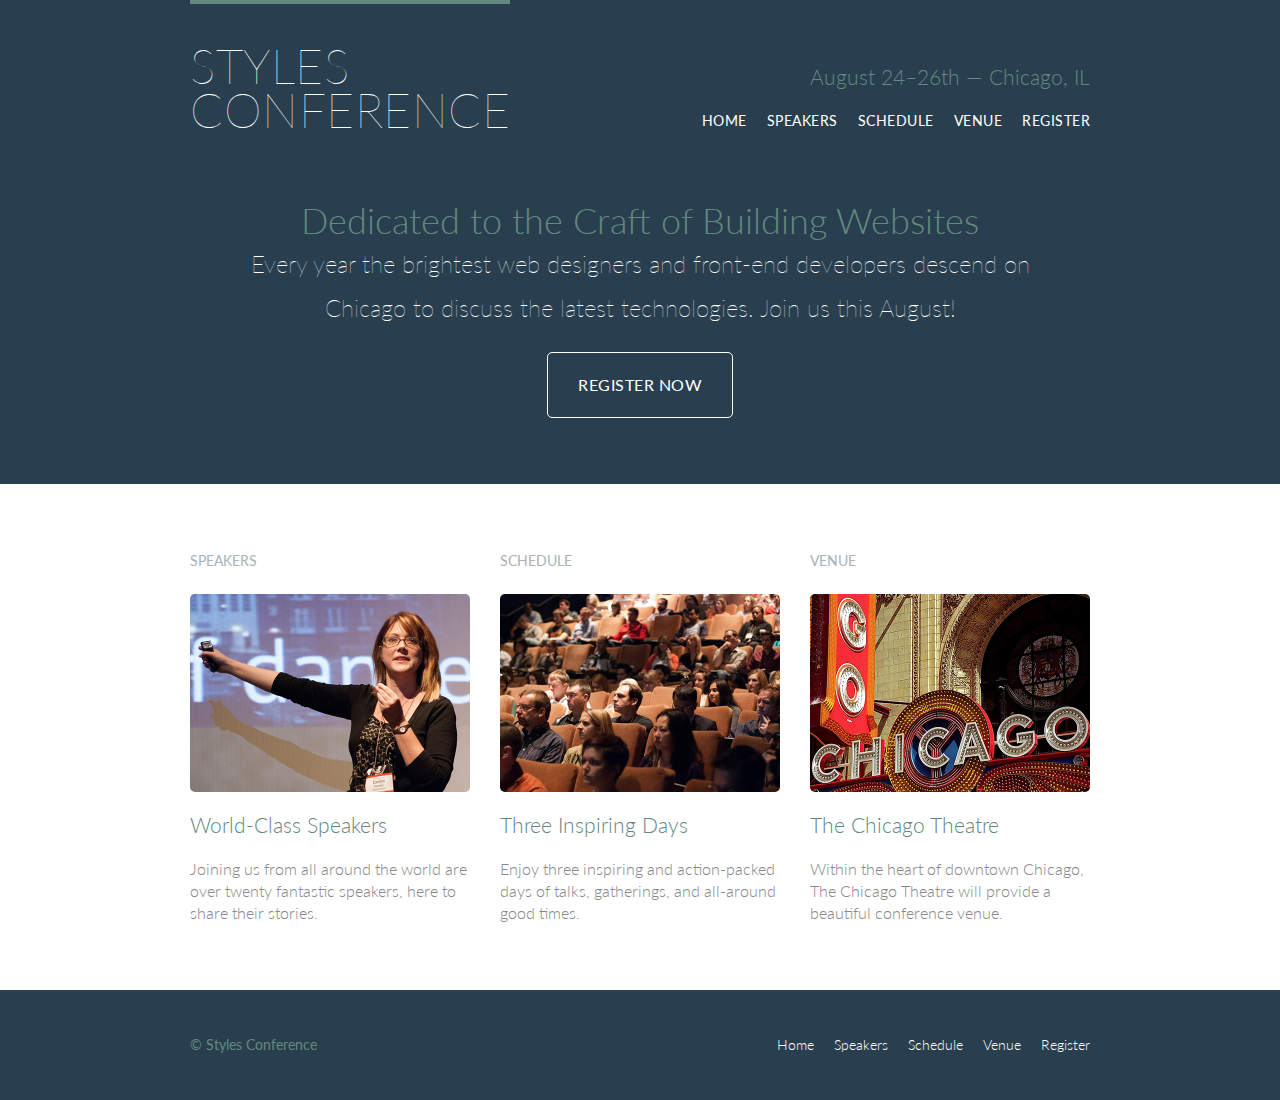
<file: index.html>
<!DOCTYPE html>
<html lang="en">

  <head>
    <meta charset="utf-8">
    <title>Styles Conference</title>
    <link rel="stylesheet" href="assets/stylesheets/main.css">
    <link rel="stylesheet" href="http://fonts.googleapis.com/css?family=Lato:100,300,400">
  </head>

  <body>

    <!-- Header -->

    <header class="primary-header container group">

      <h1 class="logo">
        <a href="index.html">Styles <br> Conference</a>
      </h1>

      <h3 class="tagline">August 24&ndash;26th &mdash; Chicago, IL</h3>

      <nav class="nav primary-nav">
        <ul>
          <li><a href="index.html">Home</a></li><!--
          --><li><a href="speakers.html">Speakers</a></li><!--
          --><li><a href="schedule.html">Schedule</a></li><!--
          --><li><a href="venue.html">Venue</a></li><!--
          --><li><a href="register.html">Register</a></li>
        </ul>
      </nav>

    </header>

    <!-- Hero -->

    <section class="hero container">

      <h2>Dedicated to the Craft of Building Websites</h2>

      <p>Every year the brightest web designers and front-end developers descend on Chicago to discuss the latest technologies. Join us this August!</p>

      <a class="btn btn-alt" href="register.html">Register Now</a>

    </section>

    <!-- Teasers -->

    <section class="row">
      <div class="grid">

        <!-- Speakers -->

        <section class="teaser col-1-3">
          <h5>Speakers</h5>
          <a href="speakers.html">
            <img src="assets/images/home/speakers.jpg" alt="Professional Speaker">
            <h3>World-Class Speakers</h3>
          </a>
          <p>Joining us from all around the world are over twenty fantastic speakers, here to share their stories.</p>
        </section><!--

        Schedule

        --><section class="teaser col-1-3">
          <h5>Schedule</h5>
          <a href="schedule.html">
            <img src="assets/images/home/schedule.jpg" alt="Conference Attendees">
            <h3>Three Inspiring Days</h3>
          </a>
          <p>Enjoy three inspiring and action-packed days of talks, gatherings, and all-around good times.</p>
        </section><!--

        Venue

        --><section class="teaser col-1-3">
          <h5>Venue</h5>
          <a href="venue.html">
            <img src="assets/images/home/venue.jpg" alt="The Chicago Theatre">
            <h3>The Chicago Theatre</h3>
          </a>
          <p>Within the heart of downtown Chicago, The Chicago Theatre will provide a beautiful conference venue.</p>
        </section>

      </div>
    </section>

    <!-- Footer -->

    <footer class="primary-footer container group">

      <small>&copy; Styles Conference</small>

      <nav class="nav">
        <ul>
          <li><a href="index.html">Home</a></li><!--
          --><li><a href="speakers.html">Speakers</a></li><!--
          --><li><a href="schedule.html">Schedule</a></li><!--
          --><li><a href="venue.html">Venue</a></li><!--
          --><li><a href="register.html">Register</a></li>
        </ul>
      </nav>

    </footer>

  </body>
</html>
</file>
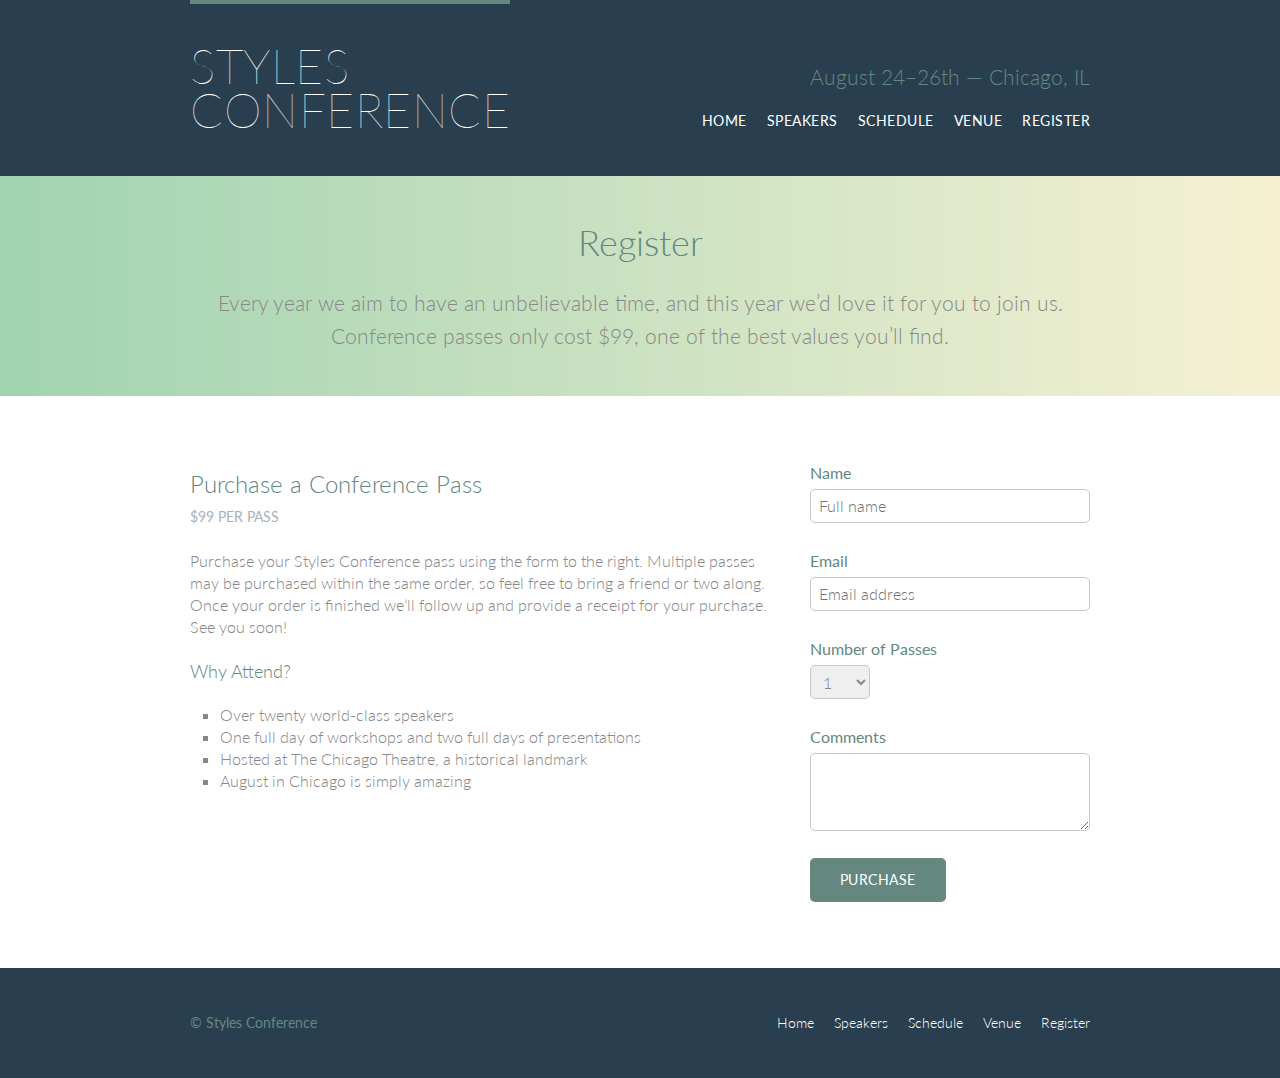
<file: register.html>
<!DOCTYPE html>
<html lang="en">

  <head>
    <meta charset="utf-8">
    <title>Register - Styles Conference</title>
    <link rel="stylesheet" href="assets/stylesheets/main.css">
    <link rel="stylesheet" href="http://fonts.googleapis.com/css?family=Lato:100,300,400">
  </head>

  <body>

    <!-- Header -->

    <header class="primary-header container group">

      <h1 class="logo">
        <a href="index.html">Styles <br> Conference</a>
      </h1>

      <h3 class="tagline">August 24&ndash;26th &mdash; Chicago, IL</h3>

      <nav class="nav primary-nav">
        <ul>
          <li><a href="index.html">Home</a></li><!--
          --><li><a href="speakers.html">Speakers</a></li><!--
          --><li><a href="schedule.html">Schedule</a></li><!--
          --><li><a href="venue.html">Venue</a></li><!--
          --><li><a href="register.html">Register</a></li>
        </ul>
      </nav>

    </header>

    <!-- Lead -->

    <section class="row-alt">
      <div class="lead container">

        <h1>Register</h1>

        <p>Every year we aim to have an unbelievable time, and this year we&#8217;d love it for you to join us. Conference passes only cost $99, one of the best values you&#8217;ll find.</p>

      </div>
    </section>

    <section class="row">
      <div class="grid">
        <section class="col-2-3">
          <h2>Purchase a Conference Pass</h2>
          <h5>$99 per Pass</h5>
        
          <p>Purchase your Styles Conference pass using the form to the right. Multiple passes may be purchased within the same order, so feel free to bring a friend or two along. Once your order is finished we&#8217;ll follow up and provide a receipt for your purchase. See you soon!</p>
        
          <h4>Why Attend?</h4>
        
          <ul class="why-attend">
          <li>Over twenty world-class speakers</li>
            <li>One full day of workshops and two full days of presentations</li>
            <li>Hosted at The Chicago Theatre, a historical landmark</li>
            <li>August in Chicago is simply amazing</li>
          </ul>
        
        </section><!--
    
        --><form class="col-1-3" action+="#" method="post">
          <fieldset class="register-group">

            <label>
              Name
              <input type="text" name="name" placeholder="Full name" required>
            </label>
        
            <label>
              Email
              <input type="email" name="email" placeholder="Email address" required>
            </label>
        
            <label>
              Number of Passes
              <select name="quantity" required>
                <option value="1" selected>1</option>
                <option value="2">2</option>
                <option value="3">3</option>
                <option value="4">4</option>
                <option value="5">5</option>
              </select>
            </label>
        
            <label>
              Comments
              <textarea name="comments"></textarea>
            </label>
        
          </fieldset>
        
          <input class="btn btn-default" type="submit" name="submit" value="Purchase">
        </form>
      </div>
    </section>

    <!-- Footer -->

    <footer class="primary-footer container group">

      <small>&copy; Styles Conference</small>

      <nav class="nav">
        <ul>
          <li><a href="index.html">Home</a></li><!--
          --><li><a href="speakers.html">Speakers</a></li><!--
          --><li><a href="schedule.html">Schedule</a></li><!--
          --><li><a href="venue.html">Venue</a></li><!--
          --><li><a href="register.html">Register</a></li>
        </ul>
      </nav>

    </footer>

  </body>
</html>
</file>
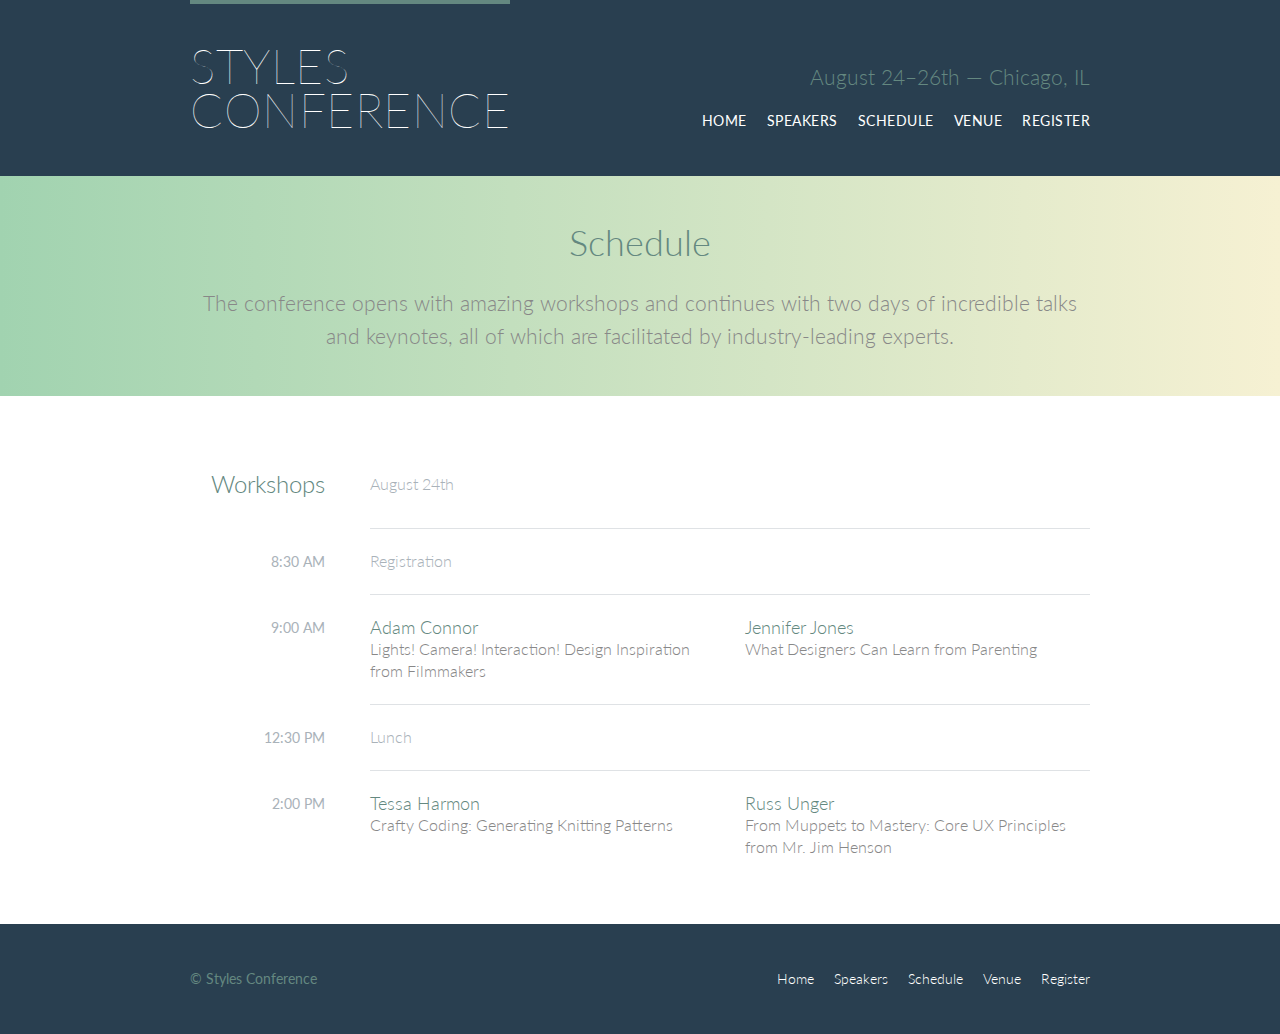
<file: schedule.html>
<!DOCTYPE html>
<html lang="en">

  <head>
    <meta charset="utf-8">
    <title>Schedule - Styles Conference</title>
    <link rel="stylesheet" href="assets/stylesheets/main.css">
    <link rel="stylesheet" href="http://fonts.googleapis.com/css?family=Lato:100,300,400">
  </head>

  <body>

    <!-- Header -->

    <header class="primary-header container group">

      <h1 class="logo">
        <a href="index.html">Styles <br> Conference</a>
      </h1>

      <h3 class="tagline">August 24&ndash;26th &mdash; Chicago, IL</h3>

      <nav class="nav primary-nav">
        <ul>
          <li><a href="index.html">Home</a></li><!--
          --><li><a href="speakers.html">Speakers</a></li><!--
          --><li><a href="schedule.html">Schedule</a></li><!--
          --><li><a href="venue.html">Venue</a></li><!--
          --><li><a href="register.html">Register</a></li>
        </ul>
      </nav>

    </header>

    <!-- Lead -->

    <section class="row-alt">
      <div class="lead container">

        <h1>Schedule</h1>

        <p>The conference opens with amazing workshops and continues with two days of incredible talks and keynotes, all of which are facilitated by industry-leading experts.</p>

      </div>
    </section>

    <section class="row">
      <div class="container">
        <table>
          <thead>
            <tr>
              <th scope="row">
                Workshops
              </th>
              <td class="schedule-offset" colspan="2">
                August 24th
              </td>
            </tr>
          </thead>
          <tbody>
            <tr>
              <th scope="row">
                <time datetime="08:30:00">8:30 AM</time>
              </th>
              <td class="schedule-offset" colspan="2">
                Registration
              </td>
            </tr>
            <tr>
              <th scope="row">
                <time datetime="09:00:00">9:00 AM</time>
              </th>
              <td>
                <a href="speakers.html#adam-connor">
                  <h4>Adam Connor</h4>
                  Lights! Camera! Interaction! Design Inspiration from Filmmakers
                </a>
              </td>
              <td>
                <a href="speakers.html#jennifer-jones">
                  <h4>Jennifer Jones</h4>
                  What Designers Can Learn from Parenting
                </a>
              </td>
            </tr>
            <tr>
              <th scope="row">
                <time datetime="12:30:00">12:30 PM</time>
              </th>
              <td class="schedule-offset" colspan="2">
                Lunch
              </td>
            </tr>
            <tr>
              <th scope="row">
                <time datetime="14:00">2:00 PM</time>
              </th>
              <td>
                <a href="speakers.html#tessa-harmon">
                  <h4>Tessa Harmon</h4>
                  Crafty Coding: Generating Knitting Patterns
                </a>
              </td>
              <td>
                <a href="speakers.html#russ-unger">
                  <h4>Russ Unger</h4>
                  From Muppets to Mastery: Core UX Principles from Mr. Jim Henson
                </a>
              </td>
            </tr>
          </tbody>
        </table>
        
      </div>
    </section>
    

    <!-- Footer -->

    <footer class="primary-footer container group">

      <small>&copy; Styles Conference</small>

      <nav class="nav">
        <ul>
          <li><a href="index.html">Home</a></li><!--
          --><li><a href="speakers.html">Speakers</a></li><!--
          --><li><a href="schedule.html">Schedule</a></li><!--
          --><li><a href="venue.html">Venue</a></li><!--
          --><li><a href="register.html">Register</a></li>
        </ul>
      </nav>

    </footer>

  </body>
</html>
</file>
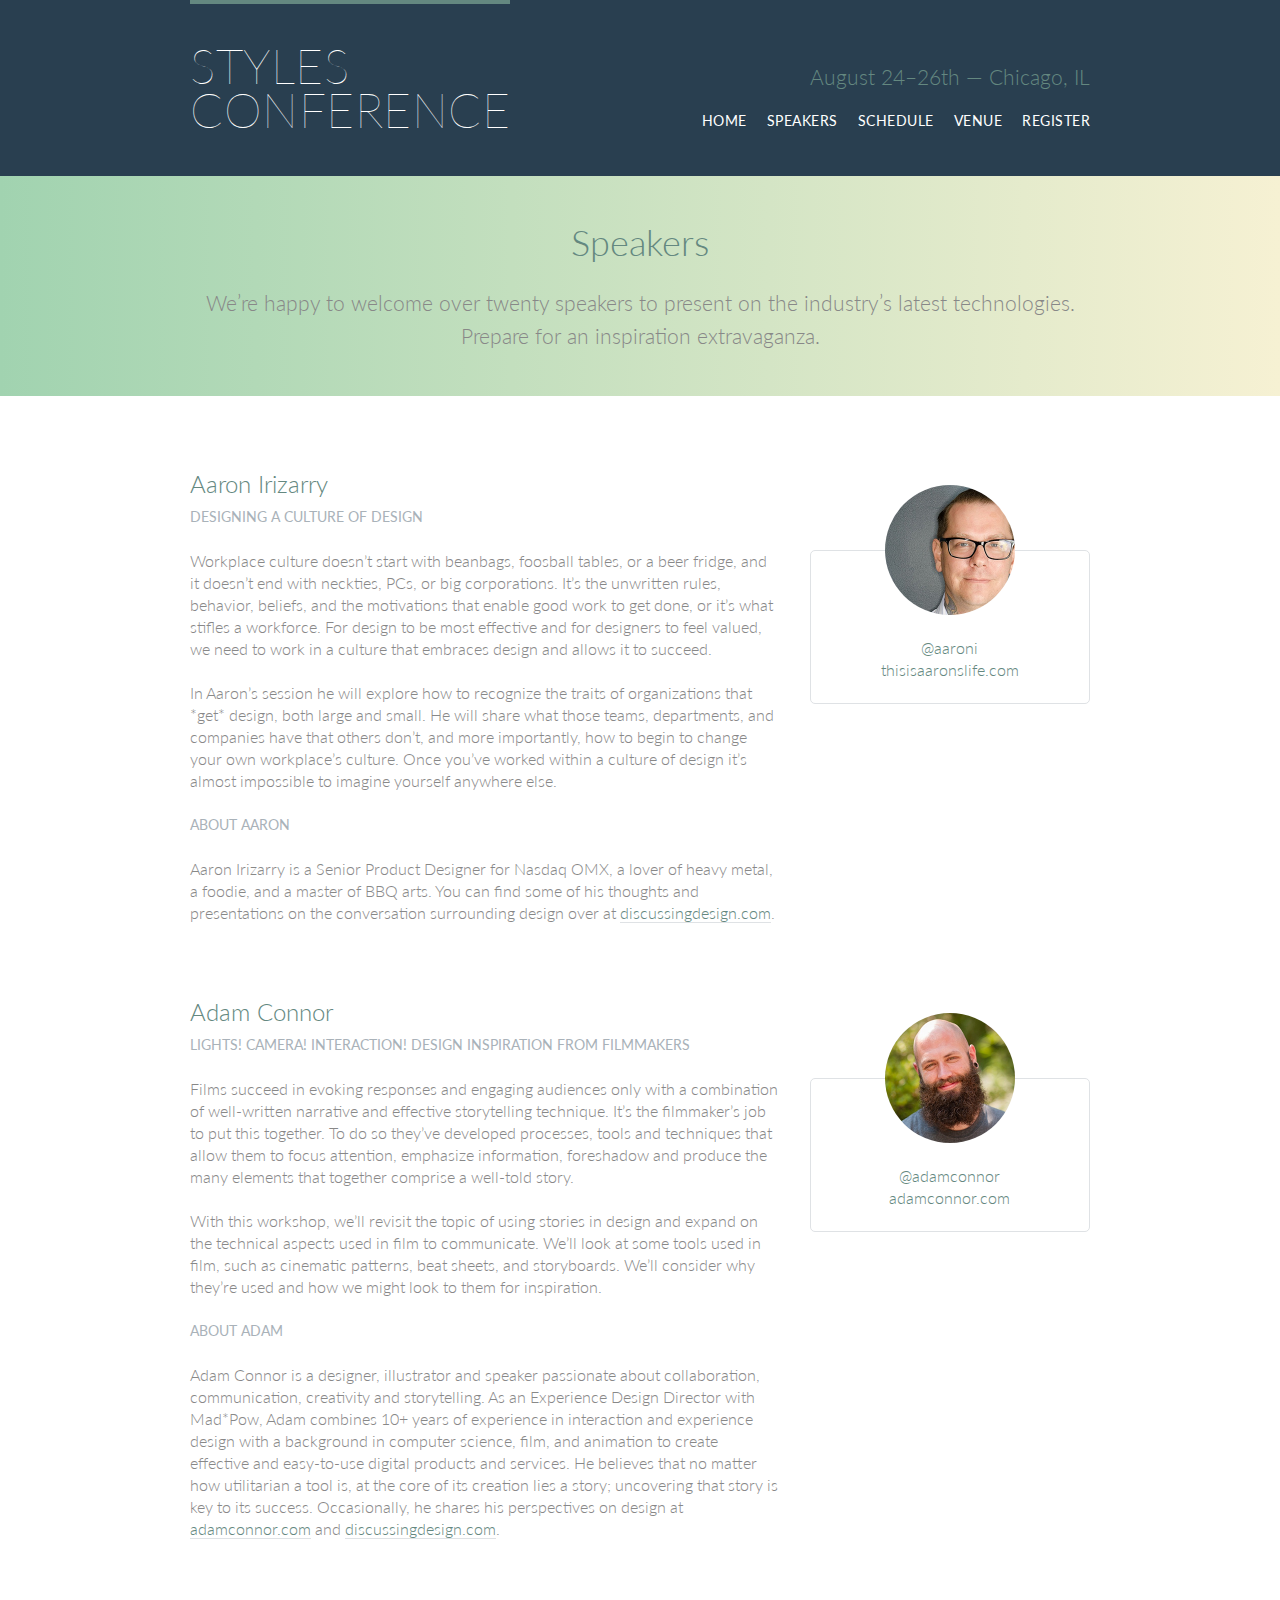
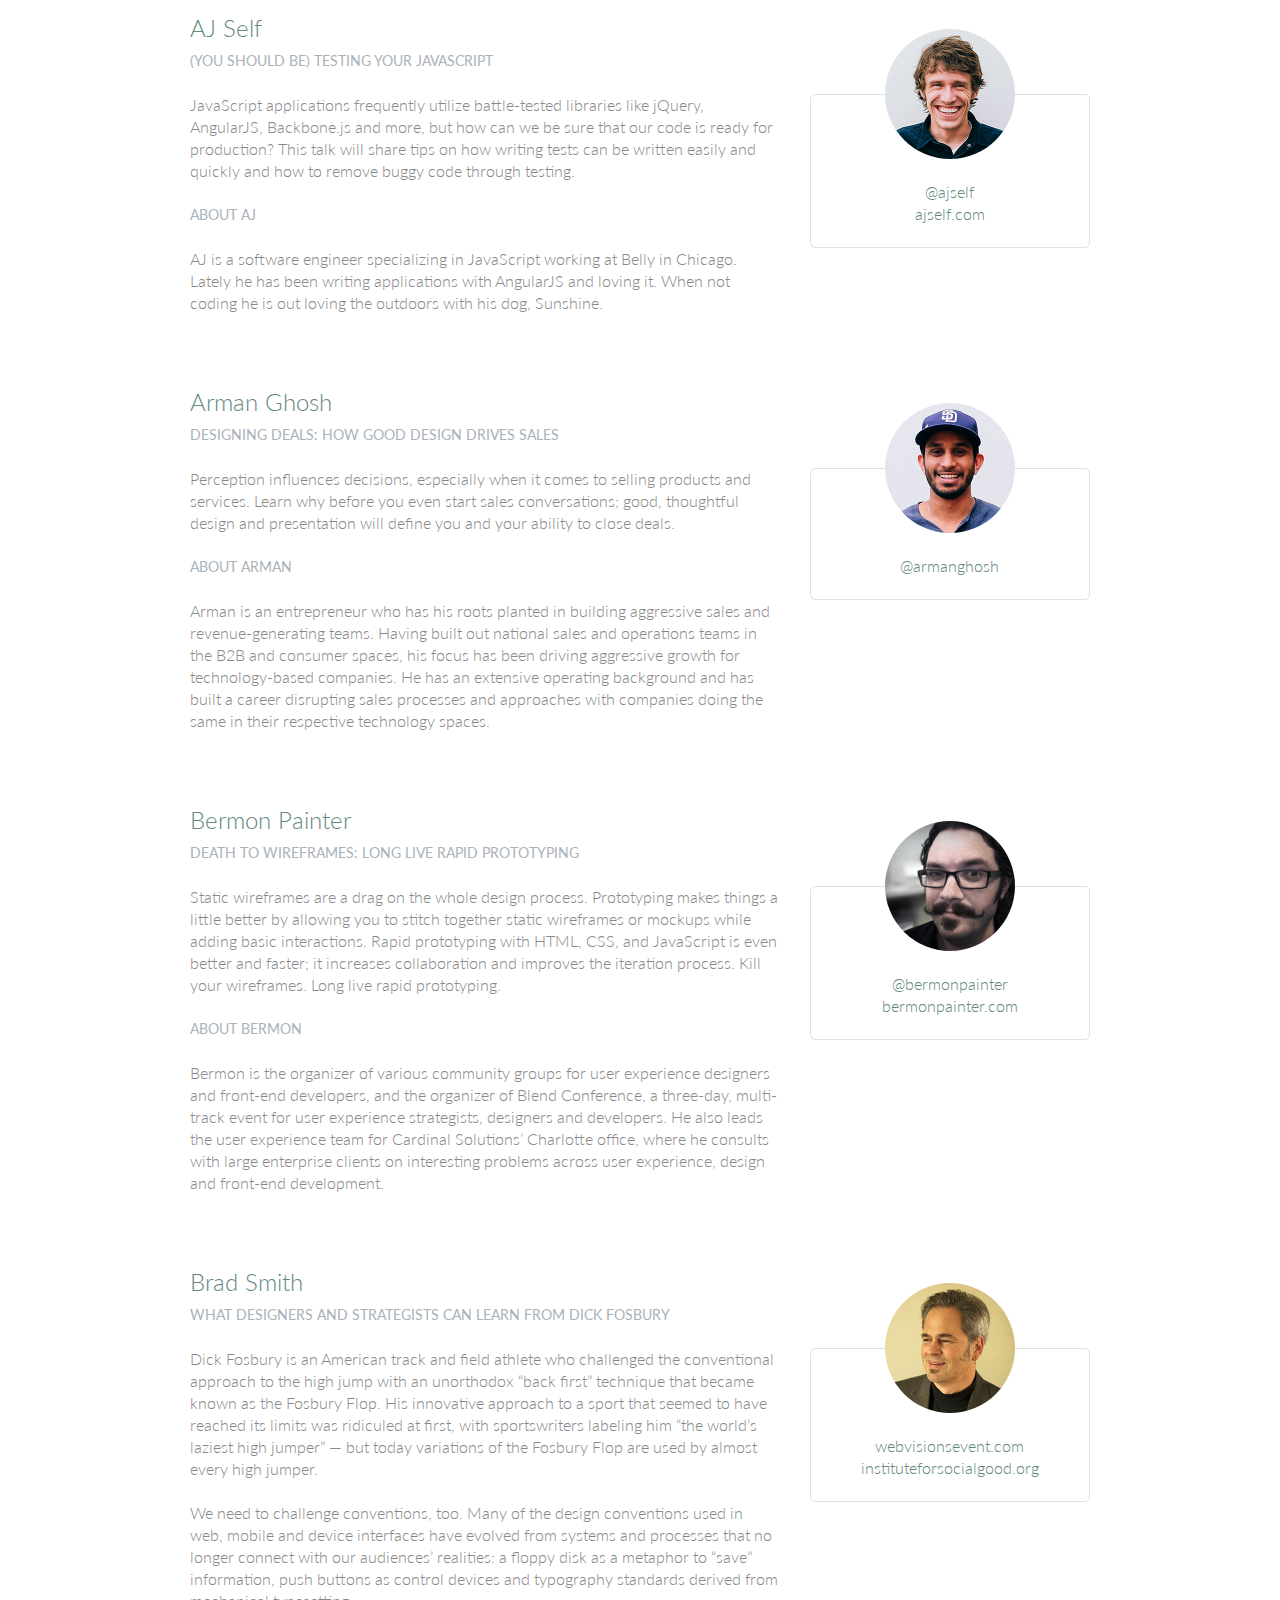
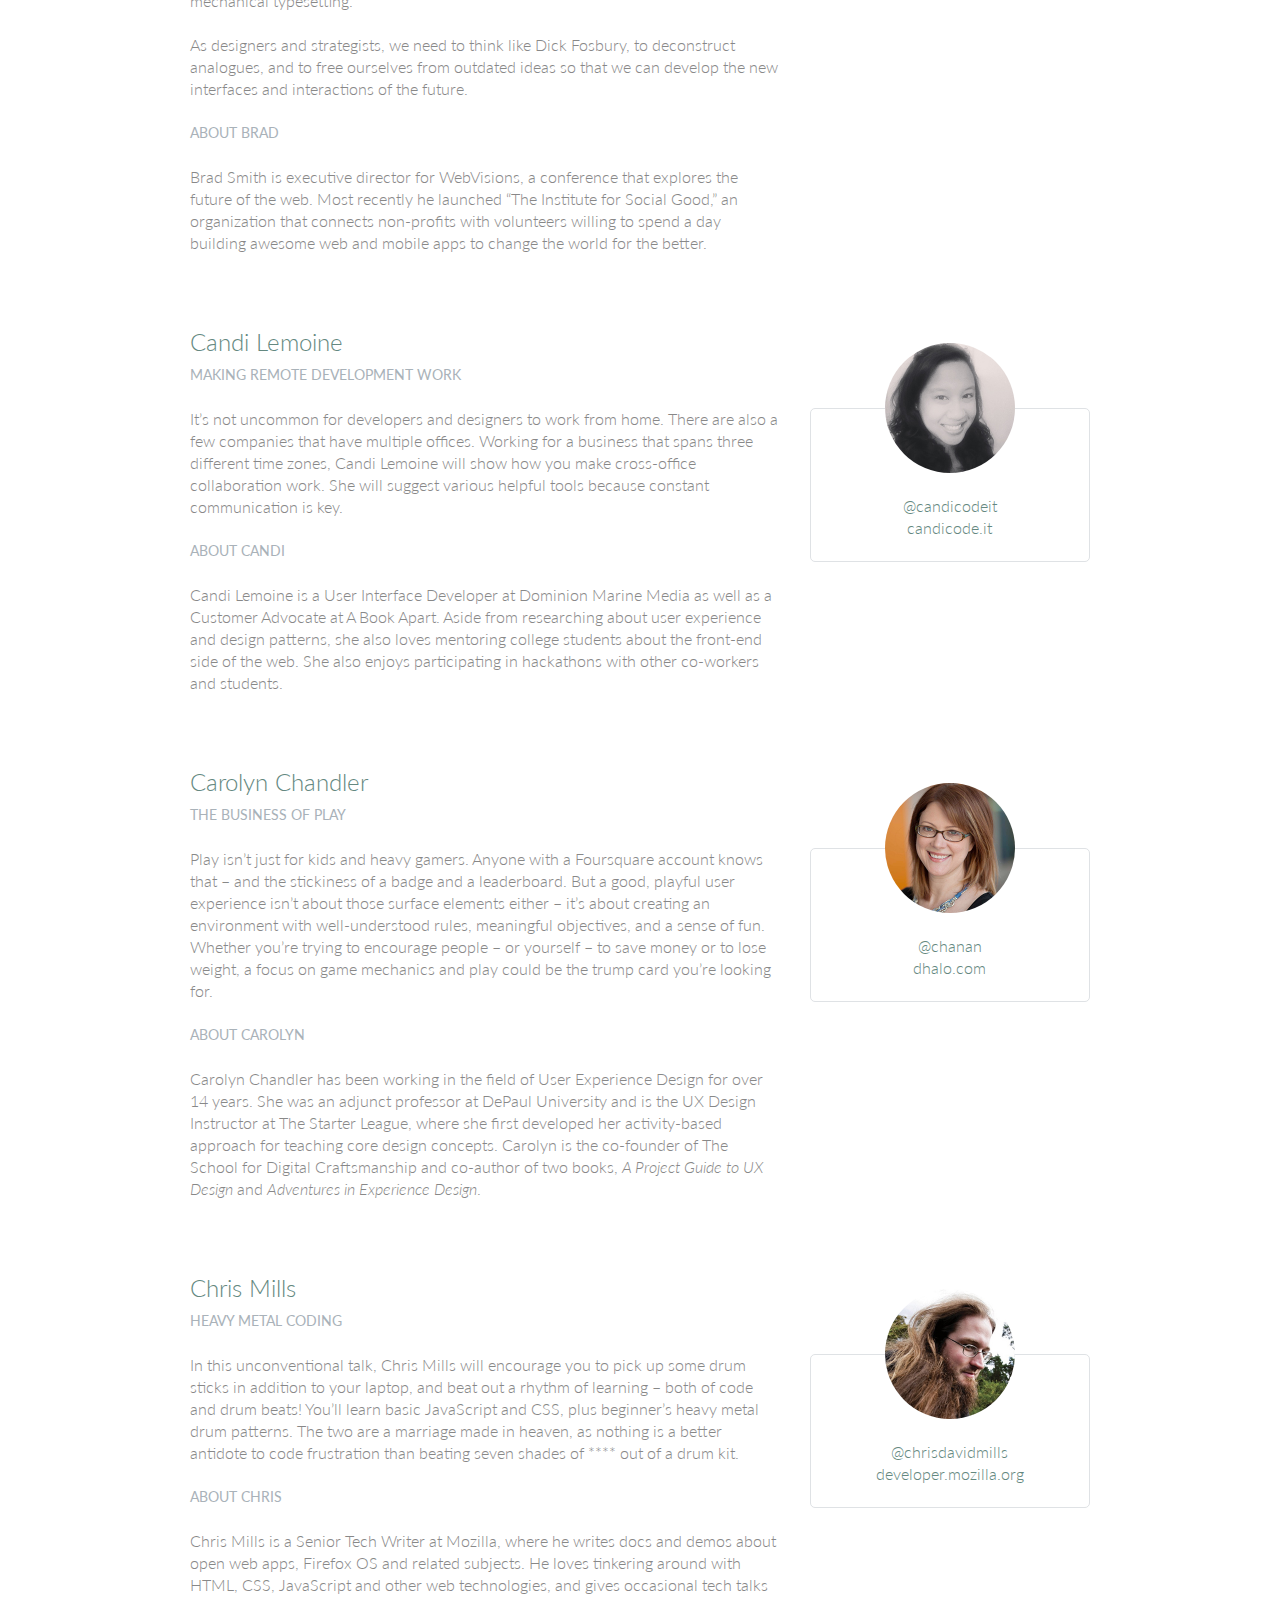
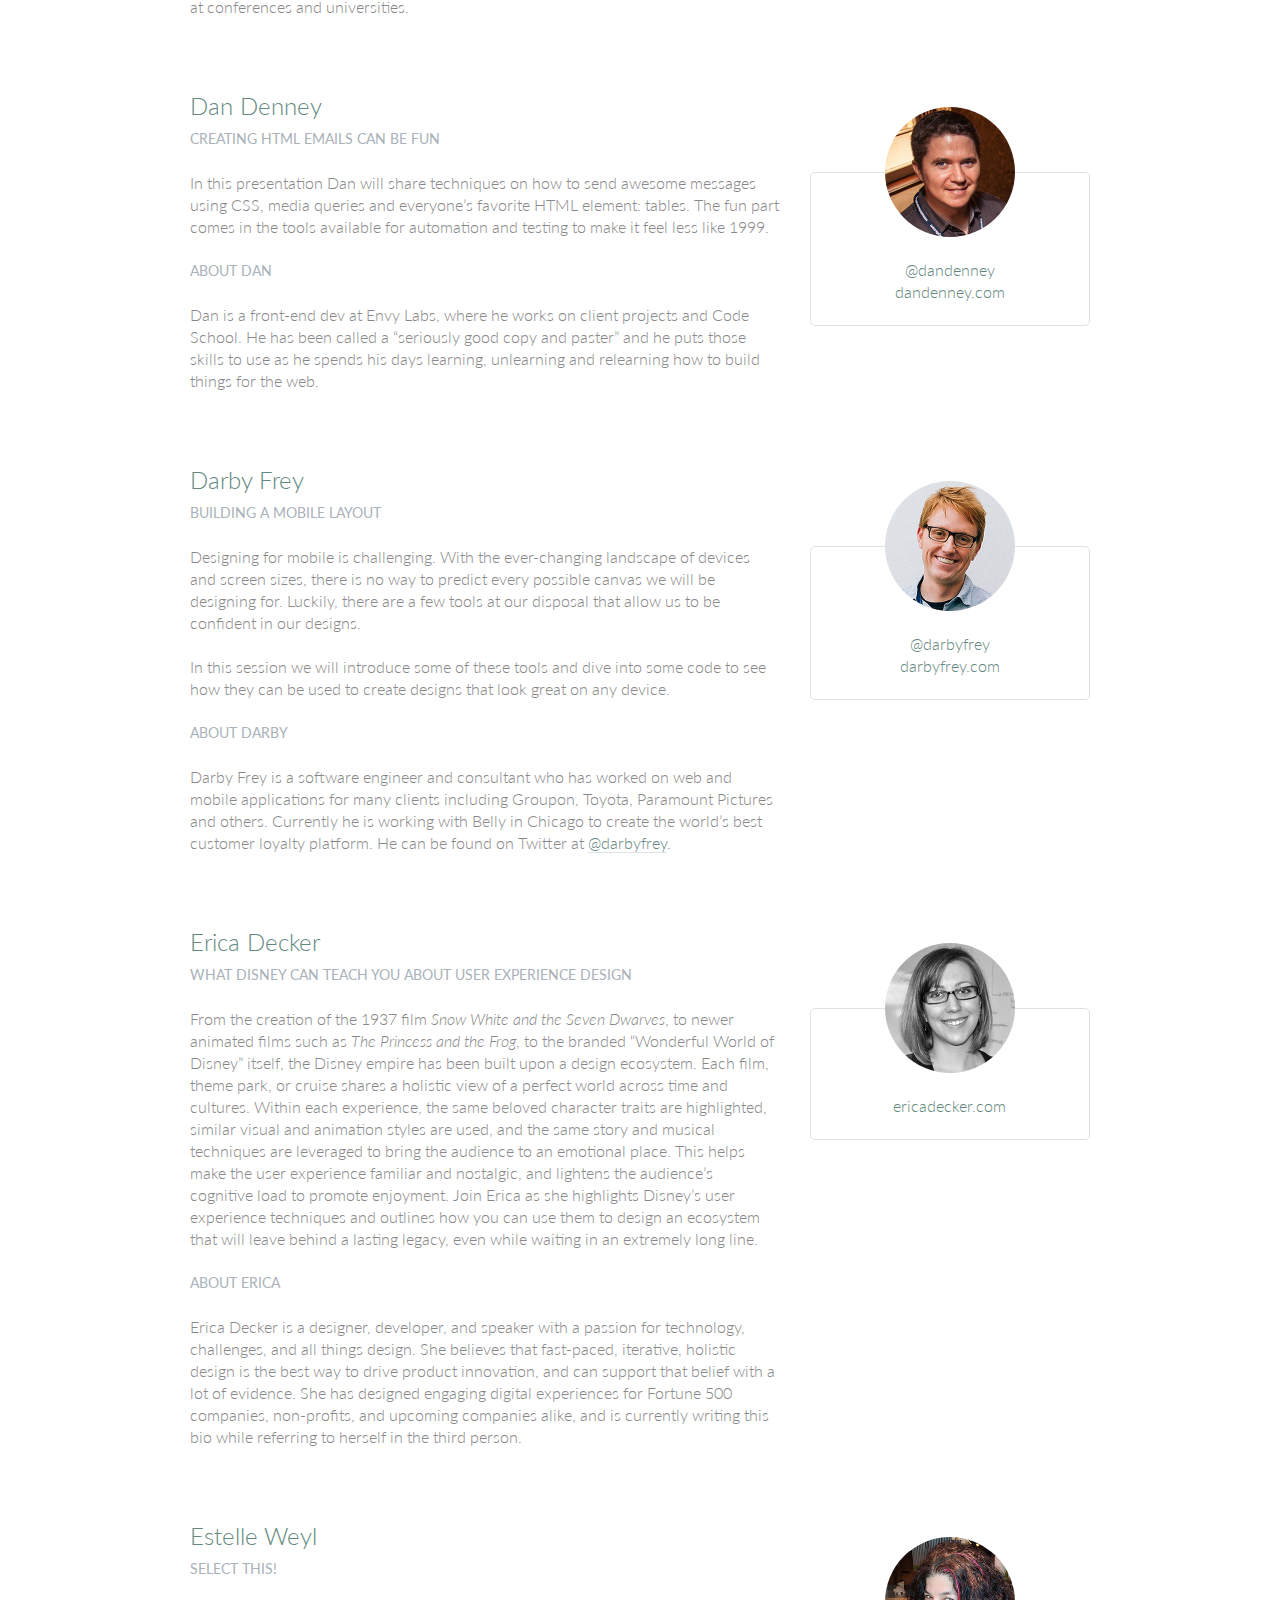
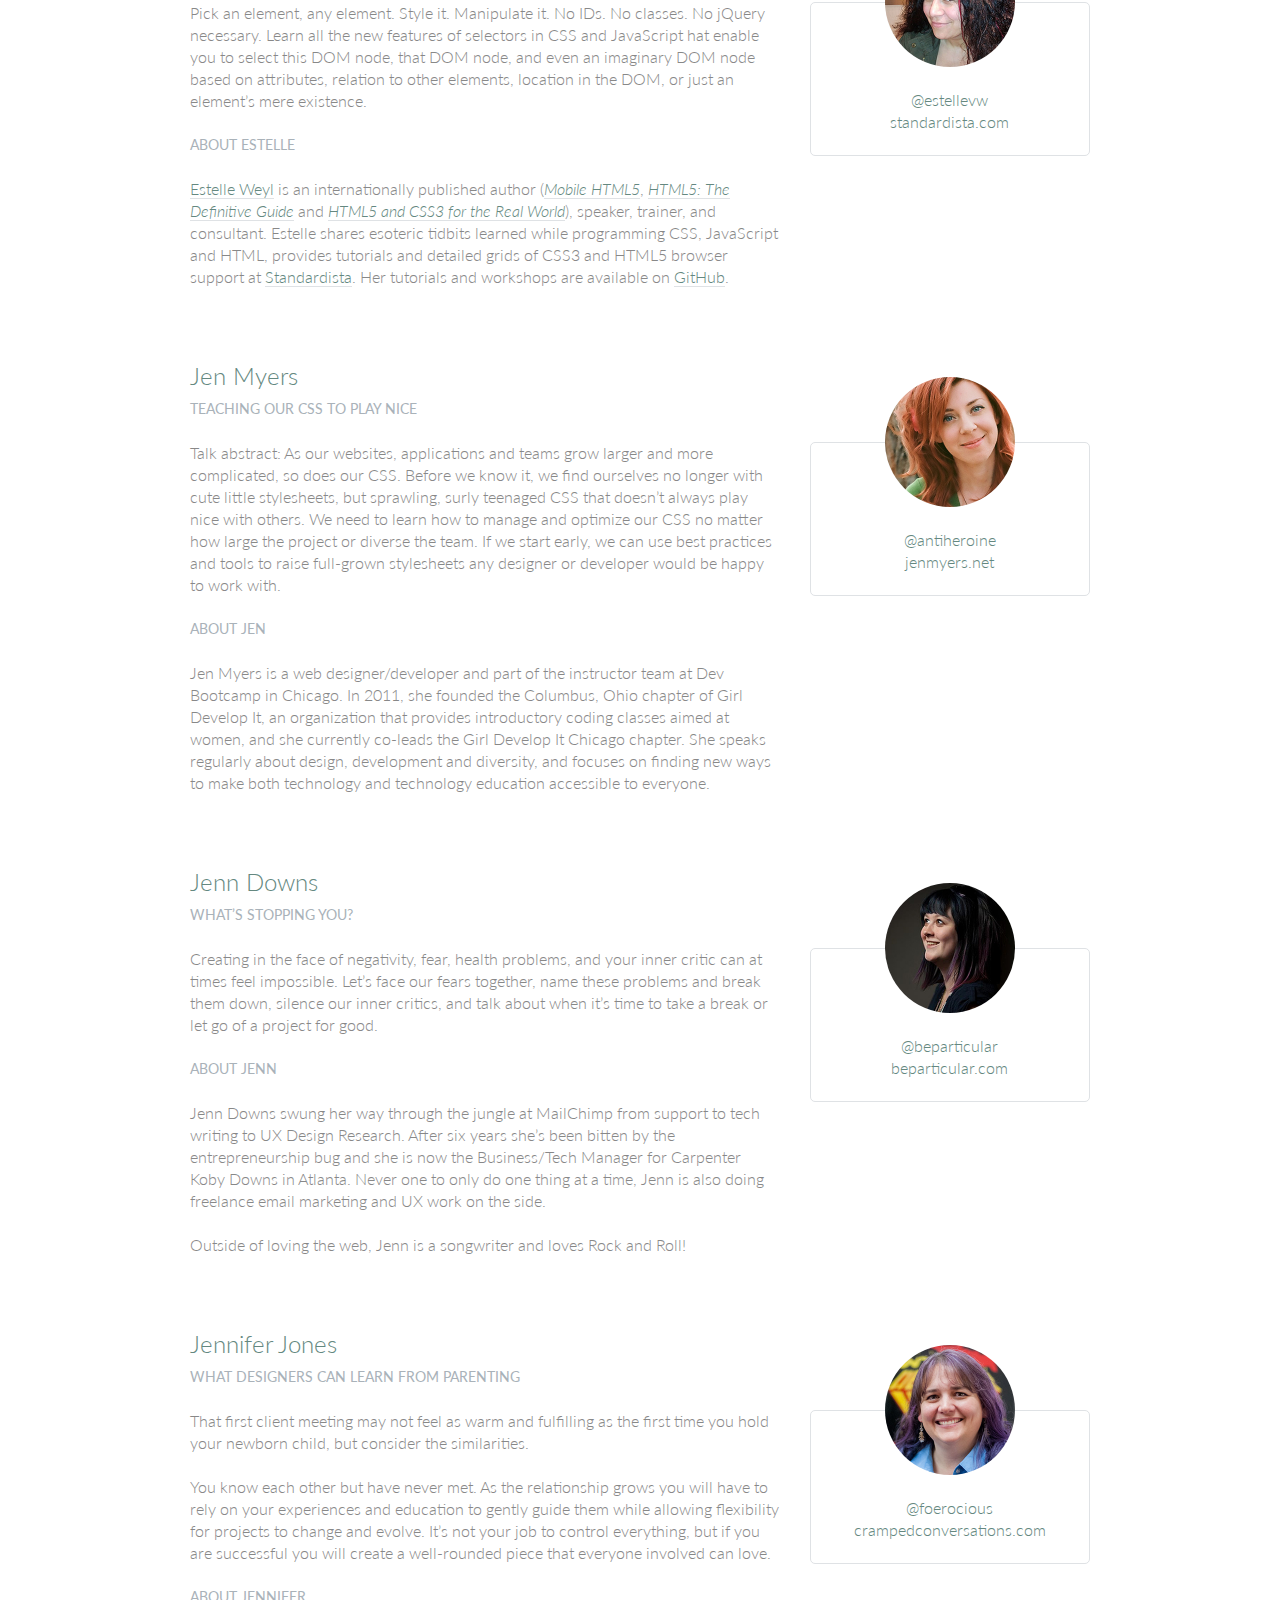
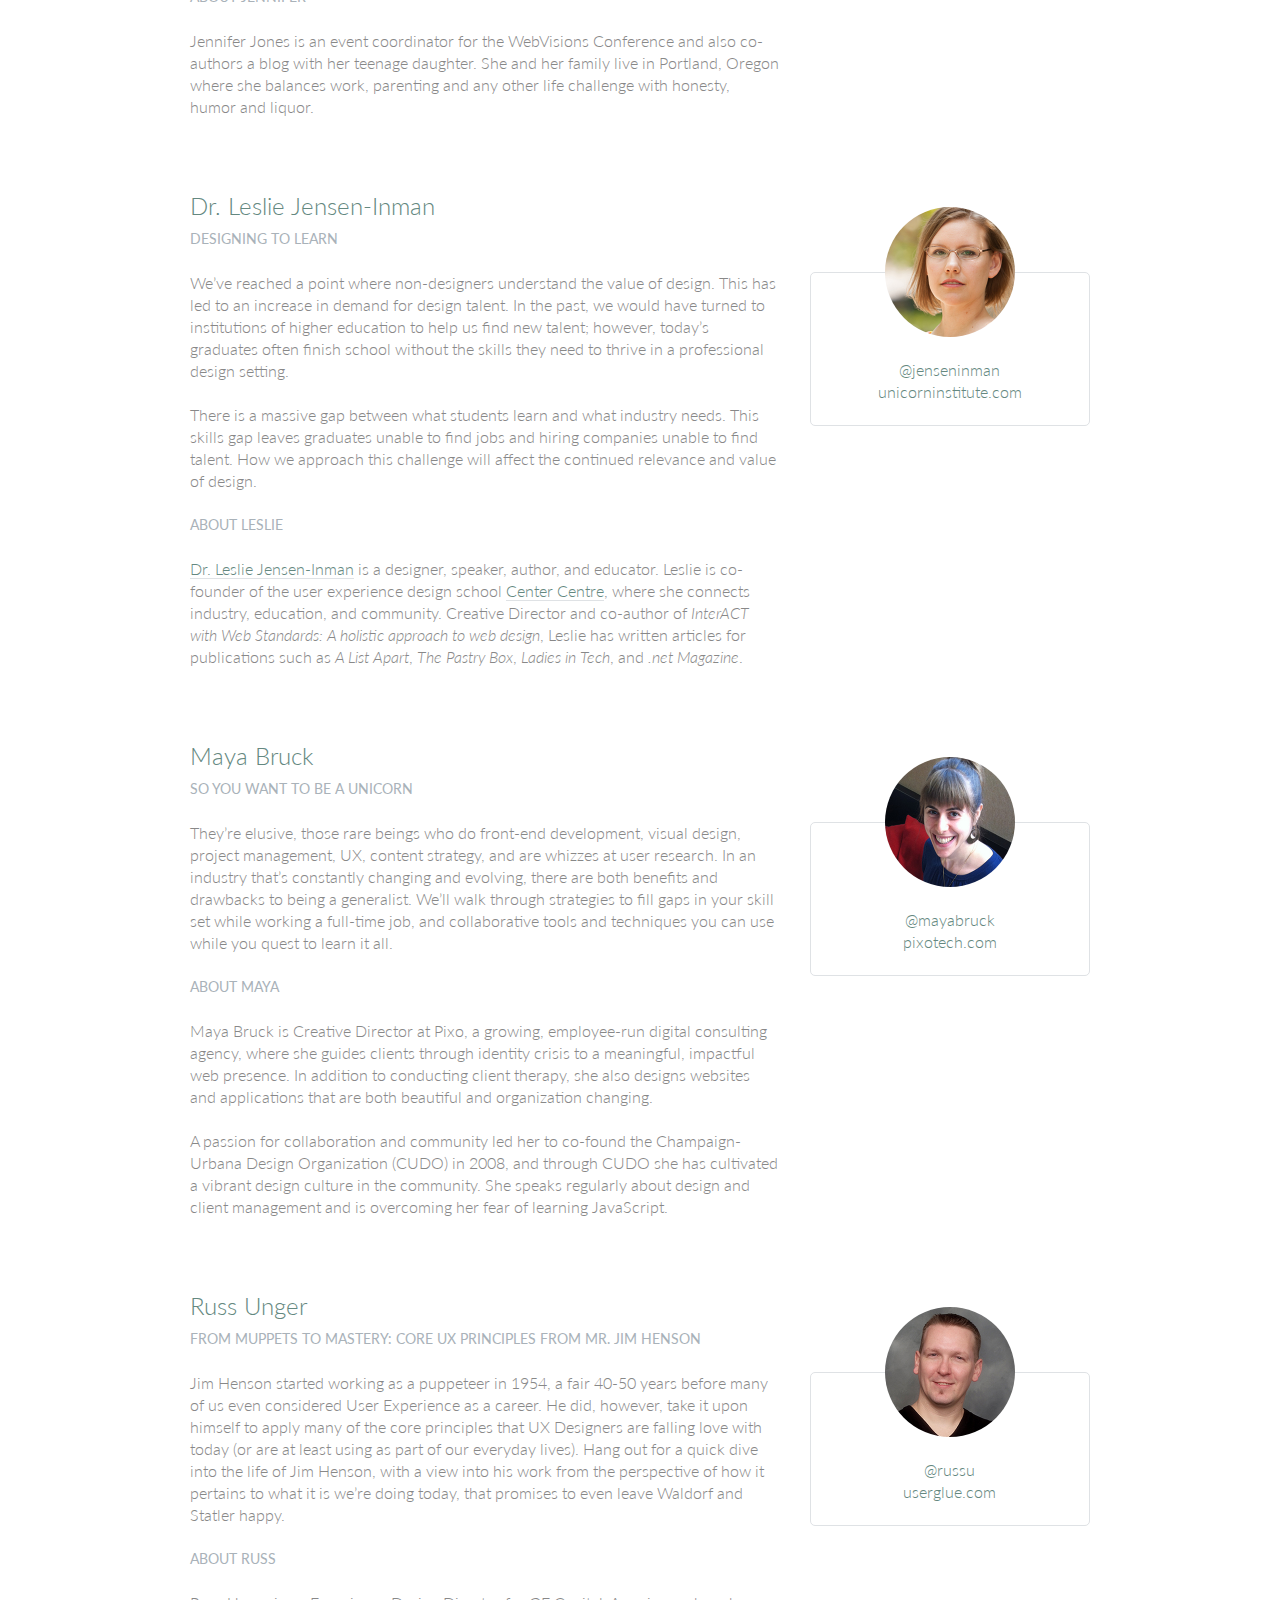
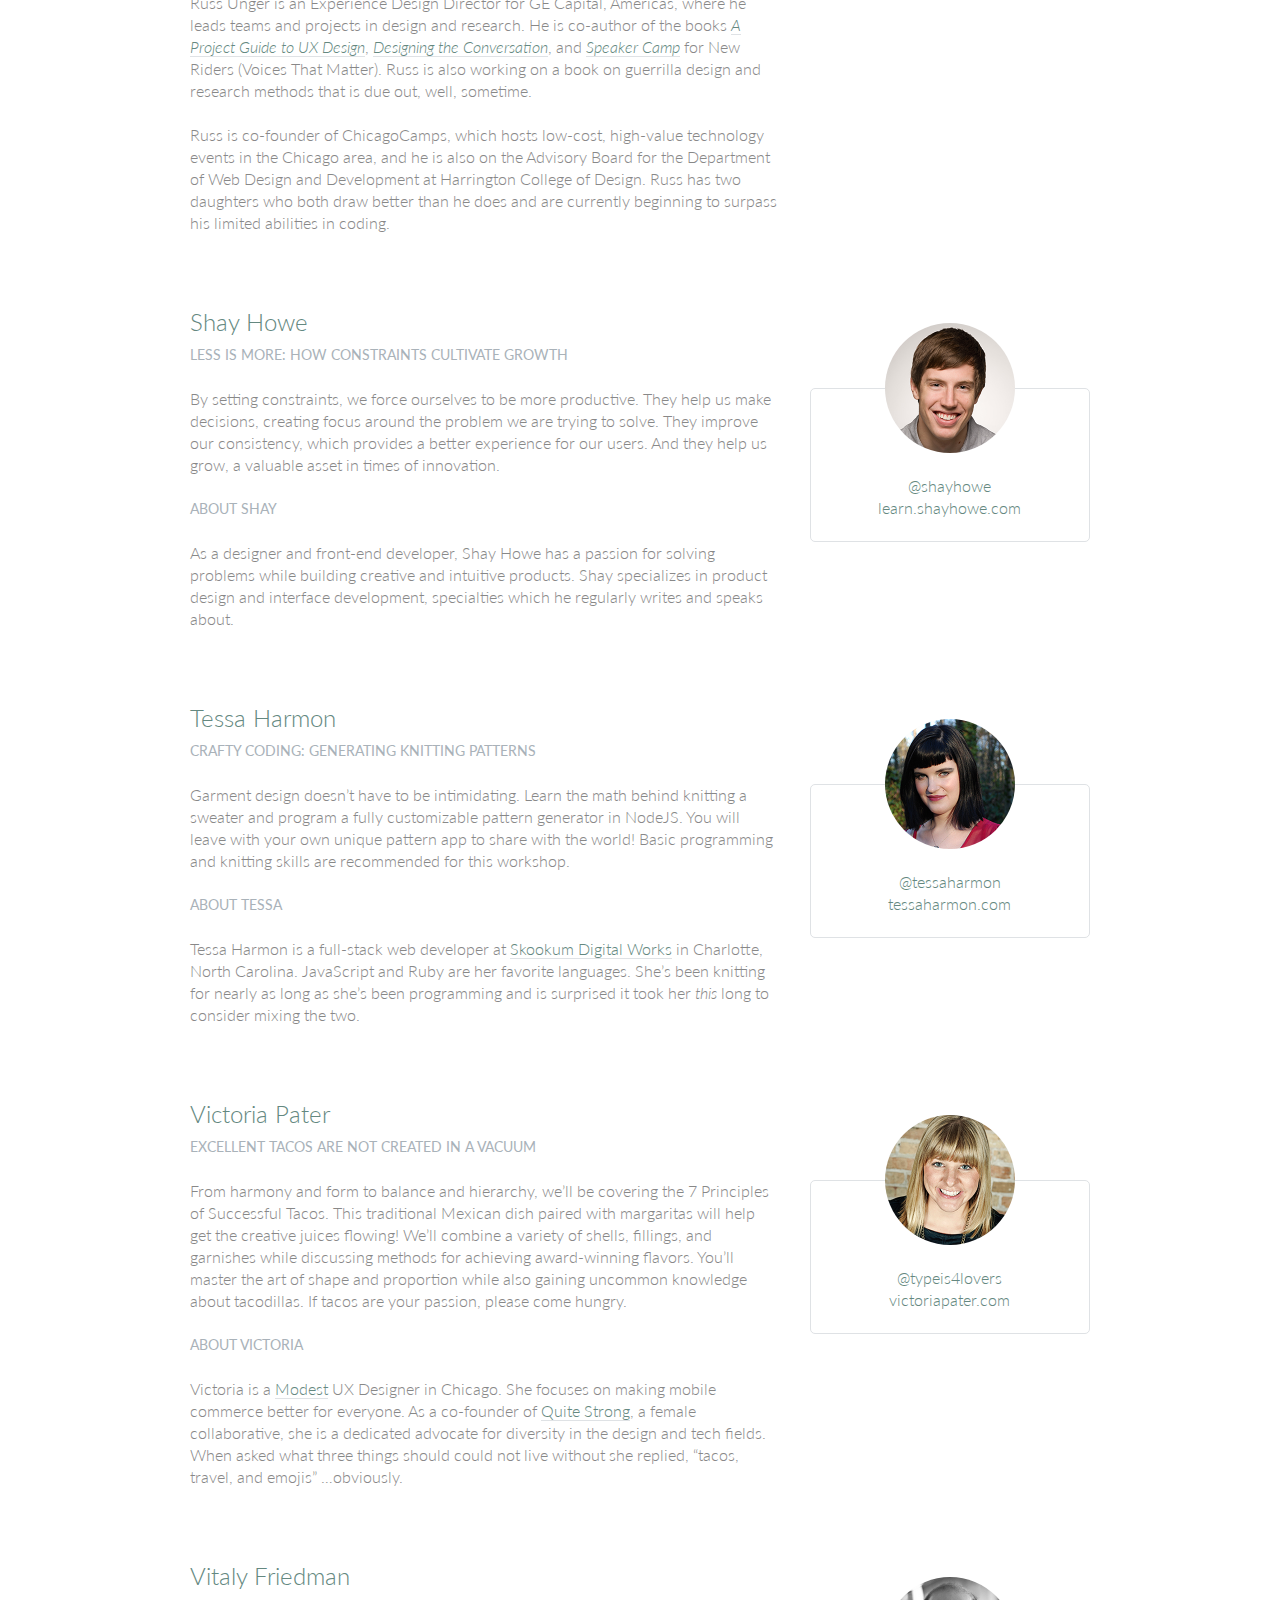
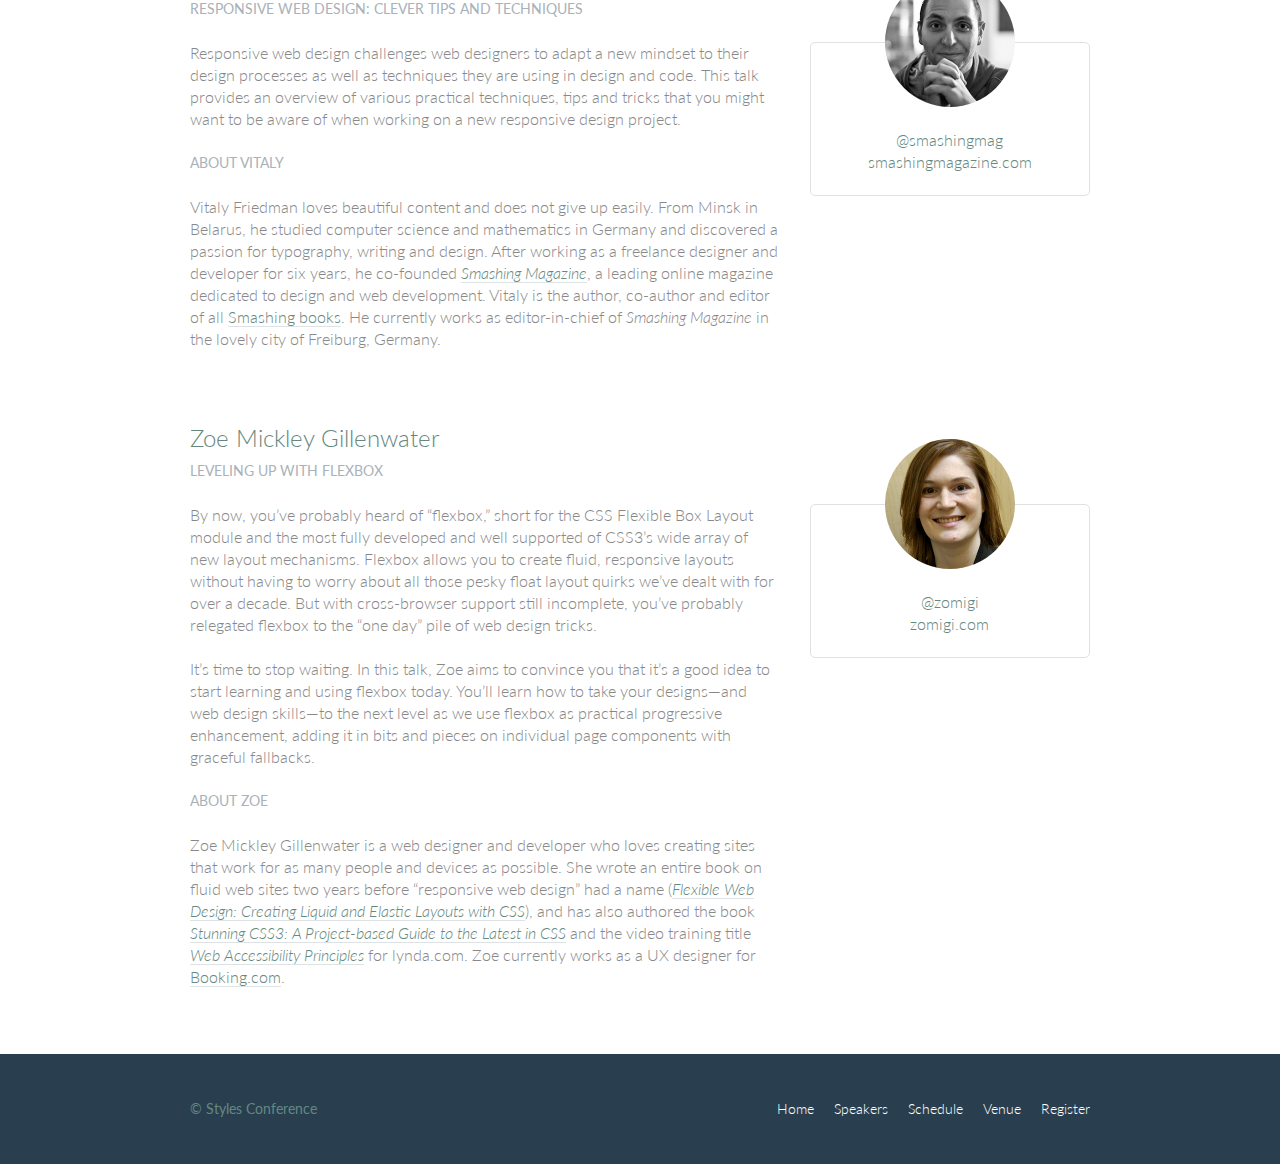
<file: speakers.html>
<!DOCTYPE html>
<html lang="en">

  <head>
    <meta charset="utf-8">
    <title>Speakers - Styles Conference</title>
    <link rel="stylesheet" href="assets/stylesheets/main.css">
    <link rel="stylesheet" href="http://fonts.googleapis.com/css?family=Lato:100,300,400">
  </head>

  <body>

    <!-- Header -->

    <header class="primary-header container group">

      <h1 class="logo">
        <a href="index.html">Styles <br> Conference</a>
      </h1>

      <h3 class="tagline">August 24&ndash;26th &mdash; Chicago, IL</h3>

      <nav class="nav primary-nav">
        <ul>
          <li><a href="index.html">Home</a></li><!--
          --><li><a href="speakers.html">Speakers</a></li><!--
          --><li><a href="schedule.html">Schedule</a></li><!--
          --><li><a href="venue.html">Venue</a></li><!--
          --><li><a href="register.html">Register</a></li>
        </ul>
      </nav>

    </header>

    <!-- Lead -->

    <section class="row-alt">
      <div class="lead container">

        <h1>Speakers</h1>

        <p>We&#8217;re happy to welcome over twenty speakers to present on the industry&#8217;s latest technologies. Prepare for an inspiration extravaganza.</p>

      </div>
    </section>

    <!-- Main content -->

    <section class="row">
      <div class="grid">

        <!-- Aaron Irizarry -->

        <section class="speaker" id="aaron-irizarry">

          <div class="col-2-3">

            <h2>Aaron Irizarry</h2>
            <h5>Designing a Culture of Design</h5>

            <p>Workplace culture doesn&#8217;t start with beanbags, foosball tables, or a beer fridge, and it doesn&#8217;t end with neckties, PCs, or big corporations. It&#8217;s the unwritten rules, behavior, beliefs, and the motivations that enable good work to get done, or it&#8217;s what stifles a workforce. For design to be most effective and for designers to feel valued, we need to work in a culture that embraces design and allows it to succeed.</p>

            <p>In Aaron&#8217;s session he will explore how to recognize the traits of organizations that *get* design, both large and small. He will share what those teams, departments, and companies have that others don&#8217;t, and more importantly, how to begin to change your own workplace&#8217;s culture. Once you&#8217;ve worked within a culture of design it&#8217;s almost impossible to imagine yourself anywhere else.</p>

            <h5>About Aaron</h5>

            <p>Aaron Irizarry is a Senior Product Designer for Nasdaq OMX, a lover of heavy metal, a foodie, and a master of BBQ arts. You can find some of his thoughts and presentations on the conversation surrounding design over at <a href="http://www.discussingdesign.com/">discussingdesign.com</a>.</p>

          </div><!--

          --><aside class="col-1-3">
            <div class="speaker-info">

              <img src="assets/images/speakers/aaron-irizarry.jpg" alt="Aaron Irizarry">

              <ul>
                <li><a href="https://twitter.com/aaroni">@aaroni</a></li>
                <li><a href="http://www.thisisaaronslife.com/">thisisaaronslife.com</a></li>
              </ul>

            </div>
          </aside>

        </section>

        <!-- Adam Connor -->

        <section class="speaker" id="adam-connor">

          <div class="col-2-3">

            <h2>Adam Connor</h2>
            <h5>Lights! Camera! Interaction! Design Inspiration from Filmmakers</h5>

            <p>Films succeed in evoking responses and engaging audiences only with a combination of well-written narrative and effective storytelling technique. It&#8217;s the filmmaker&#8217;s job to put this together. To do so they&#8217;ve developed processes, tools and techniques that allow them to focus attention, emphasize information, foreshadow and produce the many elements that together comprise a well-told story.</p>

            <p>With this workshop, we&#8217;ll revisit the topic of using stories in design and expand on the technical aspects used in film to communicate. We&#8217;ll look at some tools used in film, such as cinematic patterns, beat sheets, and storyboards. We&#8217;ll consider why they&#8217;re used and how we might look to them for inspiration.</p>

            <h5>About Adam</h5>

            <p>Adam Connor is a designer, illustrator and speaker passionate about collaboration, communication, creativity and storytelling. As an Experience Design Director with Mad*Pow, Adam combines 10+ years of experience in interaction and experience design with a background in computer science, film, and animation to create effective and easy-to-use digital products and services. He believes that no matter how utilitarian a tool is, at the core of its creation lies a story; uncovering that story is key to its success. Occasionally, he shares his perspectives on design at <a href="http://adamconnor.com/">adamconnor.com</a> and <a href="http://www.discussingdesign.com/">discussingdesign.com</a>.</p>

          </div><!--

          --><aside class="col-1-3">
            <div class="speaker-info">

              <img src="assets/images/speakers/adam-connor.jpg" alt="Adam Connor">

              <ul>
                <li><a href="https://twitter.com/adamconnor">@adamconnor</a></li>
                <li><a href="http://adamconnor.com/">adamconnor.com</a></li>
              </ul>

            </div>
          </aside>

        </section>

        <!-- AJ Self -->

        <section class="speaker" id="aj-self">

          <div class="col-2-3">

            <h2>AJ Self</h2>
            <h5>(You Should Be) Testing Your JavaScript</h5>

            <p>JavaScript applications frequently utilize battle-tested libraries like jQuery, AngularJS, Backbone.js and more, but how can we be sure that our code is ready for production? This talk will share tips on how writing tests can be written easily and quickly and how to remove buggy code through testing.</p>

            <h5>About AJ</h5>

            <p>AJ is a software engineer specializing in JavaScript working at Belly in Chicago. Lately he has been writing applications with AngularJS and loving it. When not coding he is out loving the outdoors with his dog, Sunshine.</p>

          </div><!--

          --><aside class="col-1-3">
            <div class="speaker-info">

              <img src="assets/images/speakers/aj-self.jpg" alt="AJ Self">

              <ul>
                <li><a href="https://twitter.com/ajself">@ajself</a></li>
                <li><a href="http://www.ajself.com/">ajself.com</a></li>
              </ul>

            </div>
          </aside>

        </section>

        <!-- Arman Ghosh -->

        <section class="speaker" id="arman-ghosh">

          <div class="col-2-3">

            <h2>Arman Ghosh</h2>
            <h5>Designing Deals: How Good Design Drives Sales</h5>

            <p>Perception influences decisions, especially when it comes to selling products and services. Learn why before you even start sales conversations; good, thoughtful design and presentation will define you and your ability to close deals.</p>

            <h5>About Arman</h5>

            <p>Arman is an entrepreneur who has his roots planted in building aggressive sales and revenue-generating teams. Having built out national sales and operations teams in the B2B and consumer spaces, his focus has been driving aggressive growth for technology-based companies. He has an extensive operating background and has built a career disrupting sales processes and approaches with companies doing the same in their respective technology spaces.</p>

          </div><!--

          --><aside class="col-1-3">
            <div class="speaker-info">

              <img src="assets/images/speakers/arman-ghosh.jpg" alt="Arman Ghosh">

              <ul>
                <li><a href="https://twitter.com/armanghosh">@armanghosh</a></li>
              </ul>

            </div>
          </aside>

        </section>

        <!-- Bermon Painter -->

        <section class="speaker" id="bermon-painter">

          <div class="col-2-3">

            <h2>Bermon Painter</h2>
            <h5>Death to Wireframes: Long Live Rapid Prototyping</h5>

            <p>Static wireframes are a drag on the whole design process. Prototyping makes things a little better by allowing you to stitch together static wireframes or mockups while adding basic interactions. Rapid prototyping with HTML, CSS, and JavaScript is even better and faster; it increases collaboration and improves the iteration process. Kill your wireframes. Long live rapid prototyping.</p>

            <h5>About Bermon</h5>

            <p>Bermon is the organizer of various community groups for user experience designers and front-end developers, and the organizer of Blend Conference, a three-day, multi-track event for user experience strategists, designers and developers. He also leads the user experience team for Cardinal Solutions&#8217; Charlotte office, where he consults with large enterprise clients on interesting problems across user experience, design and front-end development.</p>

          </div><!--

          --><aside class="col-1-3">
            <div class="speaker-info">

              <img src="assets/images/speakers/bermon-painter.jpg" alt="Bermon Painter">

              <ul>
                <li><a href="https://twitter.com/bermonpainter">@bermonpainter</a></li>
                <li><a href="http://bermonpainter.com/">bermonpainter.com</a></li>
              </ul>

            </div>
          </aside>

        </section>

        <!-- Brad Smith -->

        <section class="speaker" id="brad-smith">

          <div class="col-2-3">

            <h2>Brad Smith</h2>
            <h5>What Designers and Strategists Can Learn from Dick Fosbury</h5>

            <p>Dick Fosbury is an American track and field athlete who challenged the conventional approach to the high jump with an unorthodox &#8220;back first&#8221; technique that became known as the Fosbury Flop. His innovative approach to a sport that seemed to have reached its limits was ridiculed at first, with sportswriters labeling him &#8220;the world&#8217;s laziest high jumper&#8221; &#8212; but today variations of the Fosbury Flop are used by almost every high jumper.</p>

            <p>We need to challenge conventions, too. Many of the design conventions used in web, mobile and device interfaces have evolved from systems and processes that no longer connect with our audiences&#8217; realities: a floppy disk as a metaphor to &#8220;save&#8221; information, push buttons as control devices and typography standards derived from mechanical typesetting.</p>

            <p>As designers and strategists, we need to think like Dick Fosbury, to deconstruct analogues, and to free ourselves from outdated ideas so that we can develop the new interfaces and interactions of the future.</p>

            <h5>About Brad</h5>

            <p>Brad Smith is executive director for WebVisions, a conference that explores the future of the web. Most recently he launched &#8220;The Institute for Social Good,&#8221; an organization that connects non-profits with volunteers willing to spend a day building awesome web and mobile apps to change the world for the better.</p>

          </div><!--

          --><aside class="col-1-3">
            <div class="speaker-info">

              <img src="assets/images/speakers/brad-smith.jpg" alt="Brad Smith">

              <ul>
                <li><a href="http://www.webvisionsevent.com/">webvisionsevent.com</a></li>
                <li><a href="http://www.instituteforsocialgood.org/">instituteforsocialgood.org</a></li>
              </ul>

            </div>
          </aside>

        </section>

        <!-- Candi Lemoine -->

        <section class="speaker" id="candi-lemoine">

          <div class="col-2-3">

            <h2>Candi Lemoine</h2>
            <h5>Making Remote Development Work</h5>

            <p>It&#8217;s not uncommon for developers and designers to work from home. There are also a few companies that have multiple offices. Working for a business that spans three different time zones, Candi Lemoine will show how you make cross-office collaboration work. She will suggest various helpful tools because constant communication is key.</p>

            <h5>About Candi</h5>

            <p>Candi Lemoine is a User Interface Developer at Dominion Marine Media as well as a Customer Advocate at A Book Apart. Aside from researching about user experience and design patterns, she also loves mentoring college students about the front-end side of the web. She also enjoys participating in hackathons with other co-workers and students.</p>

          </div><!--

          --><aside class="col-1-3">
            <div class="speaker-info">

              <img src="assets/images/speakers/candi-lemoine.jpg" alt="Candi Lemoine">

              <ul>
                <li><a href="https://twitter.com/candicodeit">@candicodeit</a></li>
                <li><a href="http://candicode.it/">candicode.it</a></li>
              </ul>

            </div>
          </aside>

        </section>

        <!-- Carolyn Chandler -->

        <section class="speaker" id="carolyn-chandler">

          <div class="col-2-3">

            <h2>Carolyn Chandler</h2>
            <h5>The Business of Play</h5>

            <p>Play isn&#8217;t just for kids and heavy gamers. Anyone with a Foursquare account knows that &#8211; and the stickiness of a badge and a leaderboard. But a good, playful user experience isn&#8217;t about those surface elements either &#8211; it&#8217;s about creating an environment with well-understood rules, meaningful objectives, and a sense of fun. Whether you&#8217;re trying to encourage people &#8211; or yourself &#8211; to save money or to lose weight, a focus on game mechanics and play could be the trump card you&#8217;re looking for.</p>

            <h5>About Carolyn</h5>

            <p>Carolyn Chandler has been working in the field of User Experience Design for over 14 years. She was an adjunct professor at DePaul University and is the UX Design Instructor at The Starter League, where she first developed her activity-based approach for teaching core design concepts. Carolyn is the co-founder of The School for Digital Craftsmanship and co-author of two books, <cite>A Project Guide to UX Design</cite> and <cite>Adventures in Experience Design</cite>.</p>

          </div><!--

          --><aside class="col-1-3">
            <div class="speaker-info">

              <img src="assets/images/speakers/carolyn-chandler.jpg" alt="Carolyn Chandler">

              <ul>
                <li><a href="https://twitter.com/chanan">@chanan</a></li>
                <li><a href="http://www.dhalo.com/">dhalo.com</a></li>
              </ul>

            </div>
          </aside>

        </section>

        <!-- Chris Mills -->

        <section class="speaker" id="chris-mills">

          <div class="col-2-3">

            <h2>Chris Mills</h2>
            <h5>Heavy Metal Coding</h5>

            <p>In this unconventional talk, Chris Mills will encourage you to pick up some drum sticks in addition to your laptop, and beat out a rhythm of learning &#8211; both of code and drum beats! You&#8217;ll learn basic JavaScript and CSS, plus beginner&#8217;s heavy metal drum patterns. The two are a marriage made in heaven, as nothing is a better antidote to code frustration than beating seven shades of **** out of a drum kit.</p>

            <h5>About Chris</h5>

            <p>Chris Mills is a Senior Tech Writer at Mozilla, where he writes docs and demos about open web apps, Firefox OS and related subjects. He loves tinkering around with HTML, CSS, JavaScript and other web technologies, and gives occasional tech talks at conferences and universities.</p>

          </div><!--

          --><aside class="col-1-3">
            <div class="speaker-info">

              <img src="assets/images/speakers/chris-mills.jpg" alt="Chris Mills">

              <ul>
                <li><a href="https://twitter.com/chrisdavidmills">@chrisdavidmills</a></li>
                <li><a href="https://developer.mozilla.org/">developer.mozilla.org</a></li>
              </ul>

            </div>
          </aside>

        </section>

        <!-- Dan Denney -->

        <section class="speaker" id="dan-denney">

          <div class="col-2-3">

            <h2>Dan Denney</h2>
            <h5>Creating HTML Emails Can Be Fun</h5>

            <p>In this presentation Dan will share techniques on how to send awesome messages using CSS, media queries and everyone&#8217;s favorite HTML element: tables. The fun part comes in the tools available for automation and testing to make it feel less like 1999.</p>

            <h5>About Dan</h5>

            <p>Dan is a front-end dev at Envy Labs, where he works on client projects and Code School. He has been called a &#8220;seriously good copy and paster&#8221; and he puts those skills to use as he spends his days learning, unlearning and relearning how to build things for the web.</p>

          </div><!--

          --><aside class="col-1-3">
            <div class="speaker-info">

              <img src="assets/images/speakers/dan-denney.jpg" alt="Dan Denney">

              <ul>
                <li><a href="https://twitter.com/dandenney">@dandenney</a></li>
                <li><a href="http://dandenney.com/">dandenney.com</a></li>
              </ul>

            </div>
          </aside>

        </section>

        <!-- Darby Frey -->

        <section class="speaker" id="darby-frey">

          <div class="col-2-3">

            <h2>Darby Frey</h2>
            <h5>Building a Mobile Layout</h5>

            <p>Designing for mobile is challenging. With the ever-changing landscape of devices and screen sizes, there is no way to predict every possible canvas we will be designing for. Luckily, there are a few tools at our disposal that allow us to be confident in our designs.</p>

            <p>In this session we will introduce some of these tools and dive into some code to see how they can be used to create designs that look great on any device.</p>

            <h5>About Darby</h5>

            <p>Darby Frey is a software engineer and consultant who has worked on web and mobile applications for many clients including Groupon, Toyota, Paramount Pictures and others. Currently he is working with Belly in Chicago to create the world&#8217;s best customer loyalty platform. He can be found on Twitter at <a href="https://twitter.com/darbyfrey">@darbyfrey</a>.</p>

          </div><!--

          --><aside class="col-1-3">
            <div class="speaker-info">

              <img src="assets/images/speakers/darby-frey.jpg" alt="Darby Frey">

              <ul>
                <li><a href="https://twitter.com/darbyfrey">@darbyfrey</a></li>
                <li><a href="http://darbyfrey.com/">darbyfrey.com</a></li>
              </ul>

            </div>
          </aside>

        </section>

        <!-- Erica Decker -->

        <section class="speaker" id="erica-decker">

          <div class="col-2-3">

            <h2>Erica Decker</h2>
            <h5>What Disney Can Teach You about User Experience Design</h5>

            <p>From the creation of the 1937 film <cite>Snow White and the Seven Dwarves</cite>, to newer animated films such as <cite>The Princess and the Frog</cite>, to the branded &#8220;Wonderful World of Disney&#8221; itself, the Disney empire has been built upon a design ecosystem. Each film, theme park, or cruise shares a holistic view of a perfect world across time and cultures. Within each experience, the same beloved character traits are highlighted, similar visual and animation styles are used, and the same story and musical techniques are leveraged to bring the audience to an emotional place. This helps make the user experience familiar and nostalgic, and lightens the audience&#8217;s cognitive load to promote enjoyment. Join Erica as she highlights Disney&#8217;s user experience techniques and outlines how you can use them to design an ecosystem that will leave behind a lasting legacy, even while waiting in an extremely long line.</p>

            <h5>About Erica</h5>

            <p>Erica Decker is a designer, developer, and speaker with a passion for technology, challenges, and all things design. She believes that fast-paced, iterative, holistic design is the best way to drive product innovation, and can support that belief with a lot of evidence. She has designed engaging digital experiences for Fortune 500 companies, non-profits, and upcoming companies alike, and is currently writing this bio while referring to herself in the third person.</p>

          </div><!--

          --><aside class="col-1-3">
            <div class="speaker-info">

              <img src="assets/images/speakers/erica-decker.jpg" alt="Erica Decker">

              <ul>
                <li><a href="http://ericadecker.com/">ericadecker.com</a></li>
              </ul>

            </div>
          </aside>

        </section>

        <!-- Estelle Weyl -->

        <section class="speaker" id="estelle-weyl">

          <div class="col-2-3">

            <h2>Estelle Weyl</h2>
            <h5>Select This!</h5>

            <p>Pick an element, any element. Style it. Manipulate it. No IDs. No classes. No jQuery necessary. Learn all the new features of selectors in CSS and JavaScript hat enable you to select this DOM node, that DOM node, and even an imaginary DOM node based on attributes, relation to other elements, location in the DOM, or just an element&#8217;s mere existence.</p>

            <h5>About Estelle</h5>

            <p><a href="https://twitter.com/estellevw">Estelle Weyl</a> is an internationally published author (<cite><a href="http://shop.oreilly.com/product/0636920021711.do">Mobile HTML5</a></cite>, <cite><a href="http://shop.oreilly.com/product/0636920018063.do">HTML5: The Definitive Guide</a></cite> and <cite><a href="http://shop.oreilly.com/product/9780980846904.do">HTML5 and CSS3 for the Real World</a></cite>), speaker, trainer, and consultant. Estelle shares esoteric tidbits learned while programming CSS, JavaScript and HTML, provides tutorials and detailed grids of CSS3 and HTML5 browser support at <a href="http://www.standardista.com/">Standardista</a>. Her tutorials and workshops are available on <a href="http://estelle.github.io/">GitHub</a>.</p>

          </div><!--

          --><aside class="col-1-3">
            <div class="speaker-info">

              <img src="assets/images/speakers/estelle-weyl.jpg" alt="Estelle Weyl">

              <ul>
                <li><a href="https://twitter.com/estellevw">@estellevw</a></li>
                <li><a href="http://standardista.com/">standardista.com</a></li>
              </ul>

            </div>
          </aside>

        </section>

        <!-- Jen Myers -->

        <section class="speaker" id="jen-myers">

          <div class="col-2-3">

            <h2>Jen Myers</h2>
            <h5>Teaching Our CSS to Play Nice</h5>

            <p>Talk abstract: As our websites, applications and teams grow larger and more complicated, so does our CSS. Before we know it, we find ourselves no longer with cute little stylesheets, but sprawling, surly teenaged CSS that doesn&#8217;t always play nice with others. We need to learn how to manage and optimize our CSS no matter how large the project or diverse the team. If we start early, we can use best practices and tools to raise full-grown stylesheets any designer or developer would be happy to work with.</p>

            <h5>About Jen</h5>

            <p>Jen Myers is a web designer/developer and part of the instructor team at Dev Bootcamp in Chicago. In 2011, she founded the Columbus, Ohio chapter of Girl Develop It, an organization that provides introductory coding classes aimed at women, and she currently co-leads the Girl Develop It Chicago chapter. She speaks regularly about design, development and diversity, and focuses on finding new ways to make both technology and technology education accessible to everyone.</p>

          </div><!--

          --><aside class="col-1-3">
            <div class="speaker-info">

              <img src="assets/images/speakers/jen-myers.jpg" alt="Jen Myers">

              <ul>
                <li><a href="https://twitter.com/antiheroine">@antiheroine</a></li>
                <li><a href="http://jenmyers.net/">jenmyers.net</a></li>
              </ul>

            </div>
          </aside>

        </section>

        <!-- Jenn Downs -->

        <section class="speaker" id="jenn-downs">

          <div class="col-2-3">

            <h2>Jenn Downs</h2>
            <h5>What&#8217;s Stopping You?</h5>

            <p>Creating in the face of negativity, fear, health problems, and your inner critic can at times feel impossible. Let&#8217;s face our fears together, name these problems and break them down, silence our inner critics, and talk about when it&#8217;s time to take a break or let go of a project for good.</p>

            <h5>About Jenn</h5>

            <p>Jenn Downs swung her way through the jungle at MailChimp from support to tech writing to UX Design Research. After six years she&#8217;s been bitten by the entrepreneurship bug and she is now the Business/Tech Manager for Carpenter Koby Downs in Atlanta. Never one to only do one thing at a time, Jenn is also doing freelance email marketing and UX work on the side.</p>

            <p>Outside of loving the web, Jenn is a songwriter and loves Rock and Roll!</p>

          </div><!--

          --><aside class="col-1-3">
            <div class="speaker-info">

              <img src="assets/images/speakers/jenn-downs.jpg" alt="Jenn Downs">

              <ul>
                <li><a href="https://twitter.com/beparticular">@beparticular</a></li>
                <li><a href="http://beparticular.com/">beparticular.com</a></li>
              </ul>

            </div>
          </aside>

        </section>

        <!-- Jennifer Jones -->

        <section class="speaker" id="jennifer-jones">

          <div class="col-2-3">

            <h2>Jennifer Jones</h2>
            <h5>What Designers Can Learn from Parenting</h5>

            <p>That first client meeting may not feel as warm and fulfilling as the first time you hold your newborn child, but consider the similarities.</p>

            <p>You know each other but have never met. As the relationship grows you will have to rely on your experiences and education to gently guide them while allowing flexibility for projects to change and evolve. It&#8217;s not your job to control everything, but if you are successful you will create a well-rounded piece that everyone involved can love.</p>

            <h5>About Jennifer</h5>

            <p>Jennifer Jones is an event coordinator for the WebVisions Conference and also co-authors a blog with her teenage daughter. She and her family live in Portland, Oregon where she balances work, parenting and any other life challenge with honesty, humor and liquor.</p>

          </div><!--

          --><aside class="col-1-3">
            <div class="speaker-info">

              <img src="assets/images/speakers/jennifer-jones.jpg" alt="Jennifer Jones">

              <ul>
                <li><a href="https://twitter.com/Foerocious">@foerocious</a></li>
                <li><a href="http://crampedconversations.com/">crampedconversations.com</a></li>
              </ul>

            </div>
          </aside>

        </section>

        <!-- Leslie Jensen-Inman -->

        <section class="speaker" id="leslie-jensen-inman">

          <div class="col-2-3">

            <h2>Dr. Leslie Jensen-Inman</h2>
            <h5>Designing to Learn</h5>

            <p>We&#8217;ve reached a point where non-designers understand the value of design. This has led to an increase in demand for design talent. In the past, we would have turned to institutions of higher education to help us find new talent; however, today&#8217;s graduates often finish school without the skills they need to thrive in a professional design setting.</p>

            <p>There is a massive gap between what students learn and what industry needs. This skills gap leaves graduates unable to find jobs and hiring companies unable to find talent. How we approach this challenge will affect the continued relevance and value of design.</p>

            <h5>About Leslie</h5>

            <p><a href="http://www.jenseninman.com">Dr. Leslie Jensen-Inman</a> is a designer, speaker, author, and educator. Leslie is co-founder of the user experience design school <a href="http://www.centercentre.com">Center Centre</a>, where she connects industry, education, and community. Creative Director and co-author of <cite>InterACT with Web Standards: A holistic approach to web design</cite>, Leslie has written articles for publications such as <cite>A List Apart</cite>, <cite>The Pastry Box</cite>, <cite>Ladies in Tech</cite>, and <cite>.net Magazine</cite>.</p>

          </div><!--

          --><aside class="col-1-3">
            <div class="speaker-info">

              <img src="assets/images/speakers/leslie-jensen-inman.jpg" alt="Leslie Jensen-Inman">

              <ul>
                <li><a href="https://twitter.com/jenseninman">@jenseninman</a></li>
                <li><a href="http://unicorninstitute.com/">unicorninstitute.com</a></li>
              </ul>

            </div>
          </aside>

        </section>

        <!-- Maya Bruck -->

        <section class="speaker" id="maya-bruck">

          <div class="col-2-3">

            <h2>Maya Bruck</h2>
            <h5>So You Want to Be a Unicorn</h5>

            <p>They&#8217;re elusive, those rare beings who do front-end development, visual design, project management, UX, content strategy, and are whizzes at user research. In an industry that&#8217;s constantly changing and evolving, there are both benefits and drawbacks to being a generalist. We&#8217;ll walk through strategies to fill gaps in your skill set while working a full-time job, and collaborative tools and techniques you can use while you quest to learn it all.</p>

            <h5>About Maya</h5>

            <p>Maya Bruck is Creative Director at Pixo, a growing, employee-run digital consulting agency, where she guides clients through identity crisis to a meaningful, impactful web presence. In addition to conducting client therapy, she also designs websites and applications that are both beautiful and organization changing.</p>

            <p>A passion for collaboration and community led her to co-found the Champaign-Urbana Design Organization (CUDO) in 2008, and through CUDO she has cultivated a vibrant design culture in the community. She speaks regularly about design and client management and is overcoming her fear of learning JavaScript.</p>

          </div><!--

          --><aside class="col-1-3">
            <div class="speaker-info">

              <img src="assets/images/speakers/maya-bruck.jpg" alt="Maya Bruck">

              <ul>
                <li><a href="https://twitter.com/mayabruck">@mayabruck</a></li>
                <li><a href="http://pixotech.com/">pixotech.com</a></li>
              </ul>

            </div>
          </aside>

        </section>

        <!-- Russ Unger -->

        <section class="speaker" id="russ-unger">

          <div class="col-2-3">

            <h2>Russ Unger</h2>
            <h5>From Muppets to Mastery: Core UX Principles from Mr. Jim Henson</h5>

            <p>Jim Henson started working as a puppeteer in 1954, a fair 40-50 years before many of us even considered User Experience as a career. He did, however, take it upon himself to apply many of the core principles that UX Designers are falling love with today (or are at least using as part of our everyday lives). Hang out for a quick dive into the life of Jim Henson, with a view into his work from the perspective of how it pertains to what it is we&#8217;re doing today, that promises to even leave Waldorf and Statler happy.</p>

            <h5>About Russ</h5>

            <p>Russ Unger is an Experience Design Director for GE Capital, Americas, where he leads teams and projects in design and research. He is co-author of the books <cite><a href="http://projectuxd.com/">A Project Guide to UX Design</a></cite>, <cite><a href="http://www.designingtheconversation.com/">Designing the Conversation</a></cite>, and <cite><a href="http://speakercampbook.com/">Speaker Camp</a></cite> for New Riders (Voices That Matter). Russ is also working on a book on guerrilla design and research methods that is due out, well, sometime.</p>

            <p>Russ is co-founder of ChicagoCamps, which hosts low-cost, high-value technology events in the Chicago area, and he is also on the Advisory Board for the Department of Web Design and Development at Harrington College of Design. Russ has two daughters who both draw better than he does and are currently beginning to surpass his limited abilities in coding.</p>

          </div><!--

          --><aside class="col-1-3">
            <div class="speaker-info">

              <img src="assets/images/speakers/russ-unger.jpg" alt="Russ Unger">

              <ul>
                <li><a href="https://twitter.com/russu">@russu</a></li>
                <li><a href="http://www.userglue.com/">userglue.com</a></li>
              </ul>

            </div>
          </aside>

        </section>

        <!-- Shay Howe -->

        <section class="speaker" id="shay-howe">

          <div class="col-2-3">

            <h2>Shay Howe</h2>
            <h5>Less Is More: How Constraints Cultivate Growth</h5>

            <p>By setting constraints, we force ourselves to be more productive. They help us make decisions, creating focus around the problem we are trying to solve. They improve our consistency, which provides a better experience for our users. And they help us grow, a valuable asset in times of innovation.</p>

            <h5>About Shay</h5>

            <p>As a designer and front-end developer, Shay Howe has a passion for solving problems while building creative and intuitive products. Shay specializes in product design and interface development, specialties which he regularly writes and speaks about.</p>

          </div><!--

          --><aside class="col-1-3">
            <div class="speaker-info">

              <img src="assets/images/speakers/shay-howe.jpg" alt="Shay Howe">

              <ul>
                <li><a href="https://twitter.com/shayhowe">@shayhowe</a></li>
                <li><a href="http://learn.shayhowe.com/">learn.shayhowe.com</a></li>
              </ul>

            </div>
          </aside>

        </section>

        <!-- Tessa Harmon -->

        <section class="speaker" id="tessa-harmon">

          <div class="col-2-3">

            <h2>Tessa Harmon</h2>
            <h5>Crafty Coding: Generating Knitting Patterns</h5>

            <p>Garment design doesn&#8217;t have to be intimidating. Learn the math behind knitting a sweater and program a fully customizable pattern generator in NodeJS. You will leave with your own unique pattern app to share with the world! Basic programming and knitting skills are recommended for this workshop.</p>

            <h5>About Tessa</h5>

            <p>Tessa Harmon is a full-stack web developer at <a href="http://www.skookum.com/">Skookum Digital Works</a> in Charlotte, North Carolina. JavaScript and Ruby are her favorite languages. She&#8217;s been knitting for nearly as long as she&#8217;s been programming and is surprised it took her <em>this</em> long to consider mixing the two.</p>

          </div><!--

          --><aside class="col-1-3">
            <div class="speaker-info">

              <img src="assets/images/speakers/tessa-harmon.jpg" alt="Tessa Harmon">

              <ul>
                <li><a href="https://twitter.com/tessaharmon">@tessaharmon</a></li>
                <li><a href="http://tessaharmon.com/">tessaharmon.com</a></li>
              </ul>

            </div>
          </aside>

        </section>

        <!-- Victoria Pater -->

        <section class="speaker" id="victoria-pater">

          <div class="col-2-3">

            <h2>Victoria Pater</h2>
            <h5>Excellent Tacos Are Not Created in a Vacuum</h5>

            <p>From harmony and form to balance and hierarchy, we&#8217;ll be covering the 7 Principles of Successful Tacos. This traditional Mexican dish paired with margaritas will help get the creative juices flowing! We&#8217;ll combine a variety of shells, fillings, and garnishes while discussing methods for achieving award-winning flavors. You&#8217;ll master the art of shape and proportion while also gaining uncommon knowledge about tacodillas. If tacos are your passion, please come hungry.</p>

            <h5>About Victoria</h5>

            <p>Victoria is a <a href="http://www.modest.com/">Modest</a> UX Designer in Chicago. She focuses on making mobile commerce better for everyone. As a co-founder of <a href="http://quitestrong.com/">Quite Strong</a>, a female collaborative, she is a dedicated advocate for diversity in the design and tech fields. When asked what three things should could not live without she replied, &#8220;tacos, travel, and emojis&#8221; &#8230;obviously.</p>

          </div><!--

          --><aside class="col-1-3">
            <div class="speaker-info">

              <img src="assets/images/speakers/victoria-pater.jpg" alt="Victoria Pater">

              <ul>
                <li><a href="https://twitter.com/typeis4lovers">@typeis4lovers</a></li>
                <li><a href="http://victoriapater.com/">victoriapater.com</a></li>
              </ul>

            </div>
          </aside>

        </section>

        <!-- Vitaly Friedman -->

        <section class="speaker" id="vitaly-friedman">

          <div class="col-2-3">

            <h2>Vitaly Friedman</h2>
            <h5>Responsive Web Design: Clever Tips and Techniques</h5>

            <p>Responsive web design challenges web designers to adapt a new mindset to their design processes as well as techniques they are using in design and code. This talk provides an overview of various practical techniques, tips and tricks that you might want to be aware of when working on a new responsive design project.</p>

            <h5>About Vitaly</h5>

            <p>Vitaly Friedman loves beautiful content and does not give up easily. From Minsk in Belarus, he studied computer science and mathematics in Germany and discovered a passion for typography, writing and design. After working as a freelance designer and developer for six years, he co-founded <cite><a href="http://smashingmagazine.com/">Smashing Magazine</a></cite>, a leading online magazine dedicated to design and web development. Vitaly is the author, co-author and editor of all <a href="https://shop.smashingmagazine.com">Smashing books</a>. He currently works as editor-in-chief of <cite>Smashing Magazine</cite> in the lovely city of Freiburg, Germany.</p>

          </div><!--

          --><aside class="col-1-3">
            <div class="speaker-info">

              <img src="assets/images/speakers/vitaly-friedman.jpg" alt="Vitaly Friedman">

              <ul>
                <li><a href="https://twitter.com/smashingmag">@smashingmag</a></li>
                <li><a href="http://smashingmagazine.com/">smashingmagazine.com</a></li>
              </ul>

            </div>
          </aside>

        </section>

        <!-- Zoe Mickley Gillenwater -->

        <section id="zoe-mickley-gillenwater">

          <div class="col-2-3">

            <h2>Zoe Mickley Gillenwater</h2>
            <h5>Leveling Up with Flexbox</h5>

            <p>By now, you&#8217;ve probably heard of &#8220;flexbox,&#8221; short for the CSS Flexible Box Layout module and the most fully developed and well supported of CSS3&#8217;s wide array of new layout mechanisms. Flexbox allows you to create fluid, responsive layouts without having to worry about all those pesky float layout quirks we&#8217;ve dealt with for over a decade. But with cross-browser support still incomplete, you&#8217;ve probably relegated flexbox to the &#8220;one day&#8221; pile of web design tricks.</p>

            <p>It&#8217;s time to stop waiting. In this talk, Zoe aims to convince you that it&#8217;s a good idea to start learning and using flexbox today. You&#8217;ll learn how to take your designs—and web design skills—to the next level as we use flexbox as practical progressive enhancement, adding it in bits and pieces on individual page components with graceful fallbacks.</p>

            <h5>About Zoe</h5>

            <p>Zoe Mickley Gillenwater is a web designer and developer who loves creating sites that work for as many people and devices as possible. She wrote an entire book on fluid web sites two years before &#8220;responsive web design&#8221; had a name (<cite><a href="http://www.flexiblewebbook.com/">Flexible Web Design: Creating Liquid and Elastic Layouts with CSS</a></cite>), and has also authored the book <cite><a href="http://www.stunningcss3.com/">Stunning CSS3: A Project-based Guide to the Latest in CSS</a></cite> and the video training title <cite><a href="http://zomigi.com/publications/#pub-accessibility">Web Accessibility Principles</a></cite> for lynda.com. Zoe currently works as a UX designer for <a href="http://www.booking.com/">Booking.com</a>.</p>

          </div><!--

          --><aside class="col-1-3">
            <div class="speaker-info">

              <img src="assets/images/speakers/zoe-mickley-gillenwater.jpg" alt="Zoe Mickley Gillenwater">

              <ul>
                <li><a href="https://twitter.com/zomigi">@zomigi</a></li>
                <li><a href="http://zomigi.com/">zomigi.com</a></li>
              </ul>

            </div>
          </aside>

        </section>

      </div>
    </section>

    <!-- Footer -->

    <footer class="primary-footer container group">

      <small>&copy; Styles Conference</small>

      <nav class="nav">
        <ul>
          <li><a href="index.html">Home</a></li><!--
          --><li><a href="speakers.html">Speakers</a></li><!--
          --><li><a href="schedule.html">Schedule</a></li><!--
          --><li><a href="venue.html">Venue</a></li><!--
          --><li><a href="register.html">Register</a></li>
        </ul>
      </nav>

    </footer>

  </body>
</html>
</file>
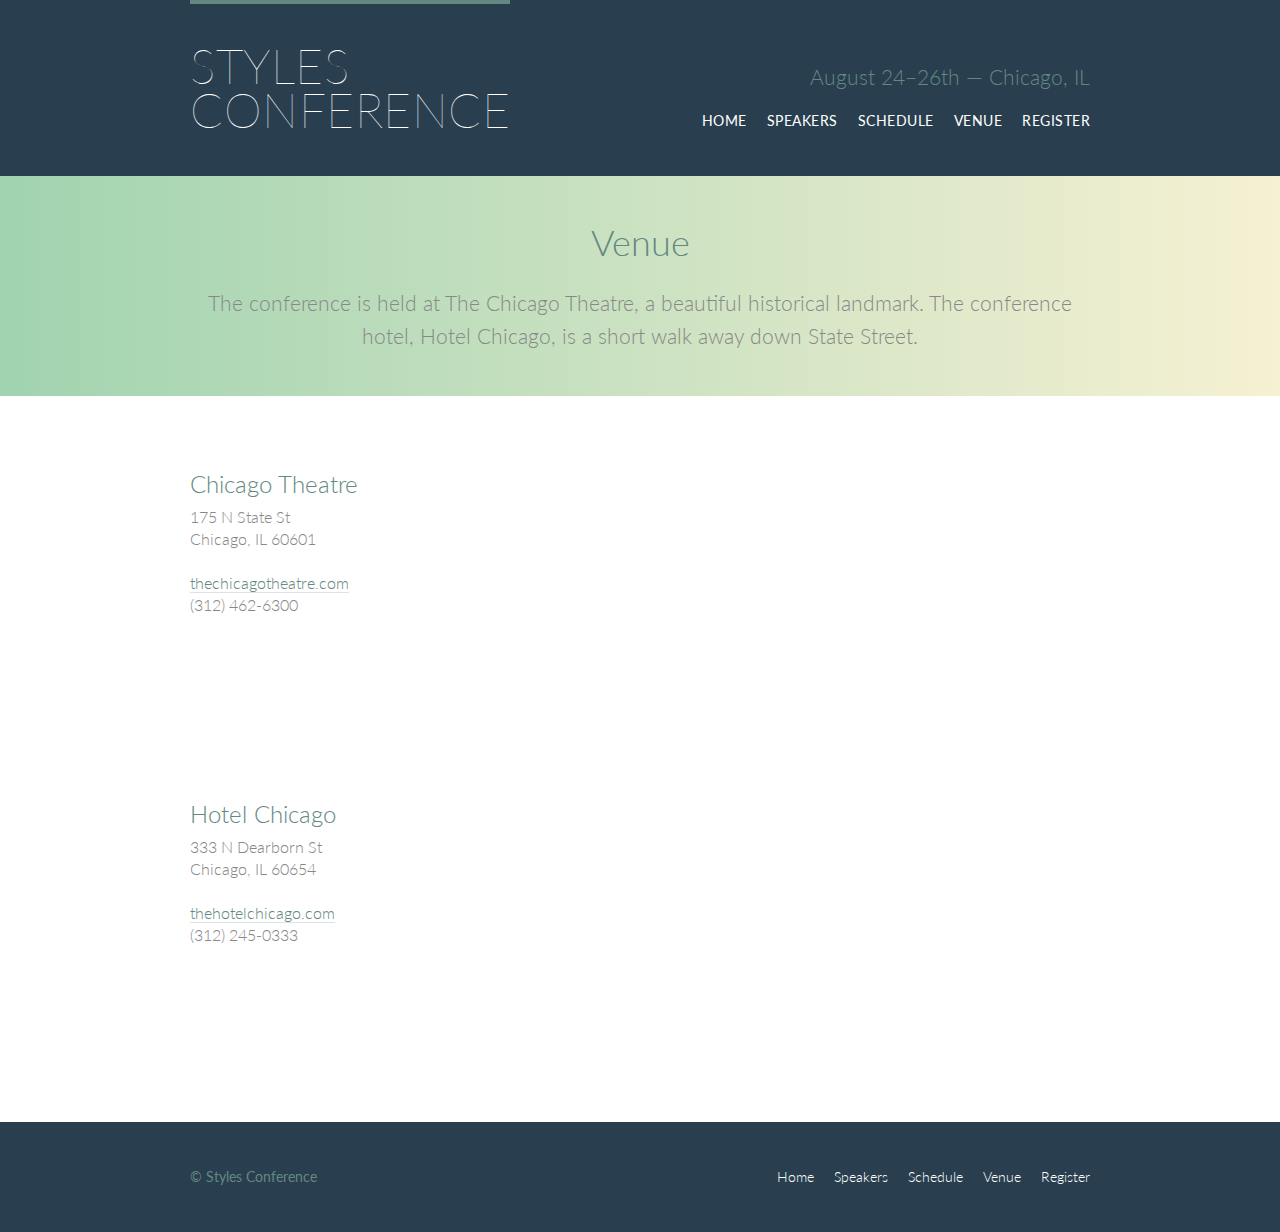
<file: venue.html>
<!DOCTYPE html>
<html lang="en">

  <head>
    <meta charset="utf-8">
    <title>Venue - Styles Conference</title>
    <link rel="stylesheet" href="assets/stylesheets/main.css">
    <link rel="stylesheet" href="http://fonts.googleapis.com/css?family=Lato:100,300,400">
  </head>

  <body>

    <!-- Header -->

    <header class="primary-header container group">

      <h1 class="logo">
        <a href="index.html">Styles <br> Conference</a>
      </h1>

      <h3 class="tagline">August 24&ndash;26th &mdash; Chicago, IL</h3>

      <nav class="nav primary-nav">
        <ul>
          <li><a href="index.html">Home</a></li><!--
          --><li><a href="speakers.html">Speakers</a></li><!--
          --><li><a href="schedule.html">Schedule</a></li><!--
          --><li><a href="venue.html">Venue</a></li><!--
          --><li><a href="register.html">Register</a></li>
        </ul>
      </nav>

    </header>

    <!-- Lead -->

    <section class="row-alt">
      <div class="lead container">

        <h1>Venue</h1>

        <p>The conference is held at The Chicago Theatre, a beautiful historical landmark. The conference hotel, Hotel Chicago, is a short walk away down State Street.</p>

      </div>
    </section>

    <!-- Main content -->

    <section class="row">
      <div class="grid">

        <!-- Chicago Theatre -->

        <section class="venue-theatre">

          <div class="col-1-3">
            <h2>Chicago Theatre</h2>
            <p>175 N State St <br> Chicago, IL 60601</p>
            <p><a href="http://www.thechicagotheatre.com/">thechicagotheatre.com</a> <br> (312) 462-6300</p>
          </div><!--

          --><iframe class="venue-map col-2-3" src="https://www.google.com/maps/embed?pb=!1m5!3m3!1m2!1s0x880e2ca55810a493%3A0x4700ddf60fcbfad6!2schicago+theatre!5e0!3m2!1sen!2sus!4v1388701393606"></iframe>

        </section>

        <!-- Hotel Chicago -->

        <section class="venue-hotel">

          <div class="col-1-3">
            <h2>Hotel Chicago</h2>
            <p>333 N Dearborn St <br> Chicago, IL 60654</p>
            <p><a href="http://thehotelchicago.com/">thehotelchicago.com</a> <br> (312) 245-0333</p>
          </div><!--

          --><iframe class="venue-map col-2-3" src="https://www.google.com/maps/embed?pb=!1m5!3m3!1m2!1s0x880e2cb1da049173%3A0xa5c91d255a775f0b!2sHotel+Sax+Chicago%2C+North+Dearborn+Street%2C+Chicago%2C+IL!5e0!3m2!1sen!2sus!4v1388702493978"></iframe>

        </section>

      </div>
    </section>

    <!-- Footer -->

    <footer class="primary-footer container group">

      <small>&copy; Styles Conference</small>

      <nav class="nav">
        <ul>
          <li><a href="index.html">Home</a></li><!--
          --><li><a href="speakers.html">Speakers</a></li><!--
          --><li><a href="schedule.html">Schedule</a></li><!--
          --><li><a href="venue.html">Venue</a></li><!--
          --><li><a href="register.html">Register</a></li>
        </ul>
      </nav>

    </footer>

  </body>
</html>
</file>
<file: assets/stylesheets/main.css>
/* http://meyerweb.com/eric/tools/css/reset/
   v2.0 | 20110126
   License: none (public domain)
*/

html, body, div, span, applet, object, iframe,
h1, h2, h3, h4, h5, h6, p, blockquote, pre,
a, abbr, acronym, address, big, cite, code,
del, dfn, em, img, ins, kbd, q, s, samp,
small, strike, strong, sub, sup, tt, var,
b, u, i, center,
dl, dt, dd, ol, ul, li,
fieldset, form, label, legend,
table, caption, tbody, tfoot, thead, tr, th, td,
article, aside, canvas, details, embed,
figure, figcaption, footer, header, hgroup,
menu, nav, output, ruby, section, summary,
time, mark, audio, video {
  margin: 0;
  padding: 0;
  border: 0;
  font-size: 100%;
  font: inherit;
  vertical-align: baseline;
}
/* HTML5 display-role reset for older browsers */
article, aside, details, figcaption, figure,
footer, header, hgroup, menu, nav, section {
  display: block;
}
body {
  line-height: 1;
}
ol, ul {
  list-style: none;
}
blockquote, q {
  quotes: none;
}
blockquote:before, blockquote:after,
q:before, q:after {
  content: '';
  content: none;
}
table {
  border-collapse: collapse;
  border-spacing: 0;
}

/*
  ========================================
  Custom styles
  ========================================
*/

body {
  background: #293f50;
  color: #888;
  font: 300 16px/22px "Lato", "Open Sans", "Helvetica Neue", Helvetica, Arial, sans-serif;
}

/*
  ========================================
  Grid
  ========================================
*/

*,
*:before,
*:after {
  -webkit-box-sizing: border-box;
     -moz-box-sizing: border-box;
          box-sizing: border-box;
}
.container,
.grid {
  margin: 0 auto;
  width: 960px;
}
.container {
  padding-left: 30px;
  padding-right: 30px;
}
.grid,
.col-1-3,
.col-2-3 {
  padding-left: 15px;
  padding-right: 15px;
}
.col-1-3,
.col-2-3  {
  display: inline-block;
  vertical-align: top;
}
.col-1-3 {
  width: 33.33%;
}
.col-2-3 {
  width: 66.66%;
}

/*
  ========================================
  Clearfix
  ========================================
*/

.group:before,
.group:after {
  content: "";
  display: table;
}
.group:after {
  clear: both;
}
.group {
  clear: both;
  *zoom: 1;
}

/*
  ========================================
  Rows
  ========================================
*/

.row,
.row-alt {
  min-width: 960px;
}
.row {
  background: #fff;
  padding: 66px 0 44px 0;
}
.row-alt {
  background: #cbe2c1;
  background: -webkit-linear-gradient(to right, #a1d3b0, #f6f1d3);
  background:    -moz-linear-gradient(to right, #a1d3b0, #f6f1d3);
  background:         linear-gradient(to right, #a1d3b0, #f6f1d3);
  padding: 44px 0 22px 0;
}

/*
  ========================================
  Typography
  ========================================
*/

h1, h2, h3, h4 {
  color: #648880;
}
h1, h3, h4, h5, p {
  margin-bottom: 22px;
}
h1 {
  font-size: 36px;
  line-height: 44px;
}
h2 {
  font-size: 24px;
  line-height: 44px;
}
h3 {
  font-size: 21px;
}
h4 {
  font-size: 18px;
}
h5 {
  color: #a9b2b9;
  font-size: 14px;
  font-weight: 400;
  text-transform: uppercase;
}
strong {
  font-weight: 400;
}
cite,
em {
  font-style: italic;
}

/*
  ========================================
  Leads
  ========================================
*/

.lead {
  text-align: center;
}
.lead p {
  font-size: 21px;
  line-height: 33px;
}

/*
  ========================================
  Links
  ========================================
*/

a {
  color: #648880;
  text-decoration: none;
}
a:hover {
  color: #a9b2b9;
}
p a {
  border-bottom: 1px solid #dfe2e5;
}
.primary-header a,
.primary-footer a {
  color: #fff;
}
.primary-header a:hover,
.primary-footer a:hover {
  color: #648880;
}

/*
  ========================================
  Buttons
  ========================================
*/

.btn {
  border-radius: 5px;
  color: #fff;
  cursor: pointer;
  display: inline-block;
  font-weight: 400;
  letter-spacing: .5px;
  margin: 0;
  text-transform: uppercase;
}
.btn-alt {
  border: 1px solid #fff;
  padding: 10px 30px;
}
.btn-alt:hover {
  background: #fff;
  color: #648880;
}

.btn-default{
  border: 0;
  background: #648880;
  padding: 11px 30px;
  font-size: 14px;
  transition:.2s;
}

.btn-default:hover {
  background: #77a198;
}

/*
  ========================================
  Primary header
  ========================================
*/

.logo {
  border-top: 4px solid #648880;
  float: left;
  font-size: 48px;
  font-weight: 100;
  letter-spacing: .5px;
  line-height: 44px;
  padding: 40px 0 22px 0;
  text-transform: uppercase;
}
.tagline {
  margin: 66px 0 22px 0;
  text-align: right;
}
.primary-nav {
  font-size: 14px;
  font-weight: 400;
  letter-spacing: .5px;
  text-transform: uppercase;
}

/*
  ========================================
  Primary footer
  ========================================
*/

.primary-footer {
  color: #648880;
  font-size: 14px;
  padding-bottom: 44px;
  padding-top: 44px;
}
.primary-footer small {
  float: left;
  font-weight: 400;
}

/*
  ========================================
  Navigation
  ========================================
*/

.nav {
  text-align: right;
}
.nav li {
  display: inline-block;
  margin: 0 10px;
  vertical-align: top;
}
.nav li:last-child {
  margin-right: 0;
}

/*
  ========================================
  Home
  ========================================
*/

.hero {
  color: #fff;
  line-height: 44px;
  padding: 22px 80px 66px 80px;
  text-align: center;
}
.hero h2 {
  font-size: 36px;
}
.hero p {
  font-size: 24px;
  font-weight: 100;
}
.teaser a:hover h3 {
  color: #a9b2b9;
}
.teaser img {
  border-radius: 5px;
  display: block;
  margin-bottom: 22px;
  max-width: 100%
}

/*
  ========================================
  Speakers
  ========================================
*/

.speaker {
  margin-bottom: 44px;
}
.speaker-info {
  border: 1px solid #dfe2e5;
  border-radius: 5px;
  margin-top: 88px;
  padding-bottom: 22px;
  text-align: center;
}
.speaker-info img {
  border-radius: 50%;
  height: 130px;
  margin: -66px 0 22px 0;
  vertical-align: top;
}

/*
  ========================================
  Venue
  ========================================
*/

.venue-theatre {
  margin-bottom: 66px;
}
.venue-hotel {
  margin-bottom: 22px;
}
.venue-map {
  height: 264px;
}

/*
  ========================================
  Register
  ========================================
*/

.why-attend {
  list-style: square;
  margin: 0 0 22px 30px;
}

form{
  margin-bottom:22px;
}
input,
select,
textarea {
  font: 300 16px/22px "Lato", "Open Sans", "Helvetica Neue", Helvetica, Arial, sans-serif;
}

.register-group label{
color: #648880;
cursor: pointer;
font-weight: 400;
}
.register-group input,
.register-group select,
.register-group textarea {
  border: 1px solid #c6c9cc;
  border-radius: 5px;
  color: #888;
  display: block;
  margin: 5px 0 27px 0;
  padding: 5px 8px;
}
.register-group input,
.register-group textarea {
  width: 100%;
}
.register-group select {
  height: 34px;
  width: 60px;
}
.register-group textarea {
  height: 78px;
}

/*
  ========================================
  Schedule
  ========================================
*/

table {
  margin-bottom: 44px;
  width: 100%;
}
table:last-child {
  margin-bottom: 0;
}

th,
td {
  padding-bottom: 22px;
  vertical-align: top;
}
th {
  padding-right: 45px;
  text-align: right;
  width: 20%;
}
td {
  width: 40%;
}

thead {
  line-height: 44px;
}
thead th {
  color: #648880;
  font-size: 24px;
}

tbody th {
  color: #a9b2b9;
  font-size: 14px;
  font-weight: 400;
  padding-top: 22px;
  text-transform: uppercase;
}

tbody td {
  border-top: 1px solid #dfe2e5;
  padding-top: 21px;
}
tbody td:first-of-type {
  padding-right: 15px;
}
tbody td:last-of-type {
  padding-left: 15px;
}
tbody td:only-of-type {
  padding-left: 0;
  padding-right: 0;
}

table a {
  color: #888;
}
table h4 {
  margin-bottom: 0;
}

.schedule-offset {
  color: #a9b2b9;
}
</file>
